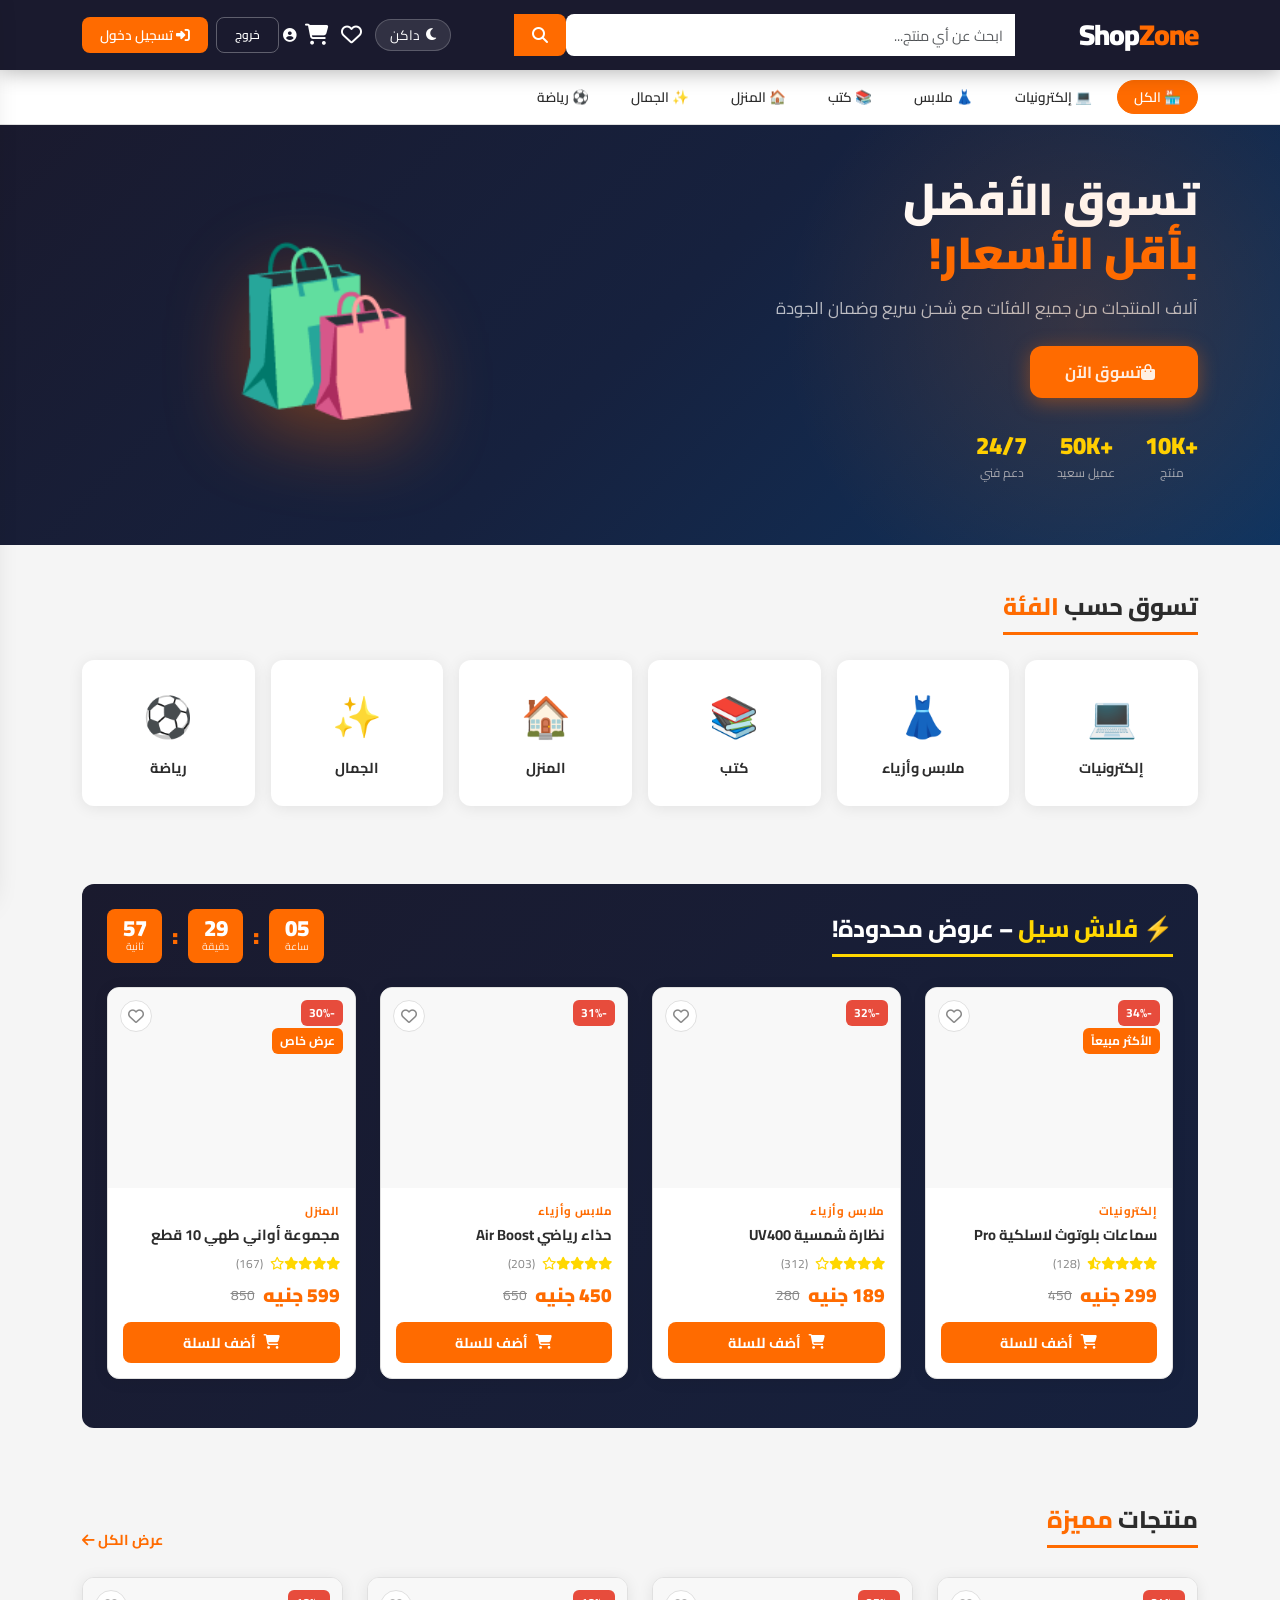
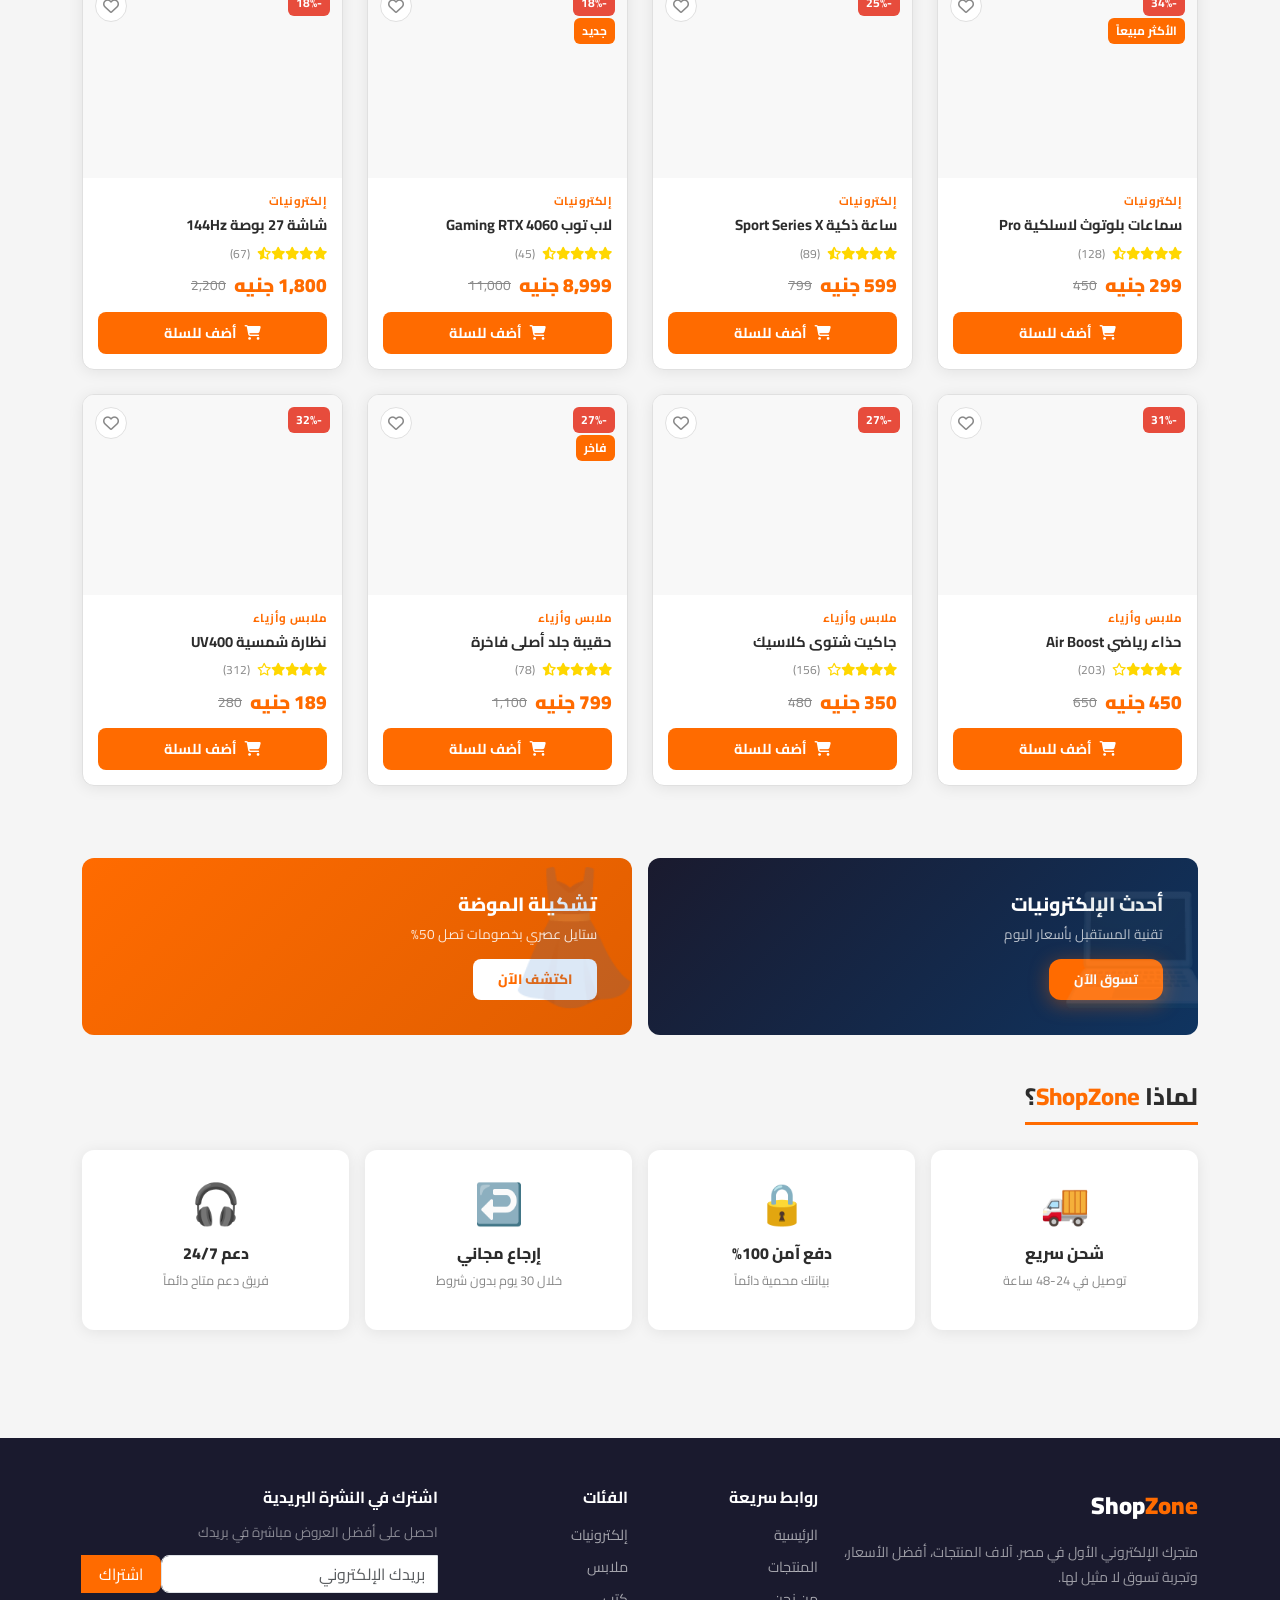
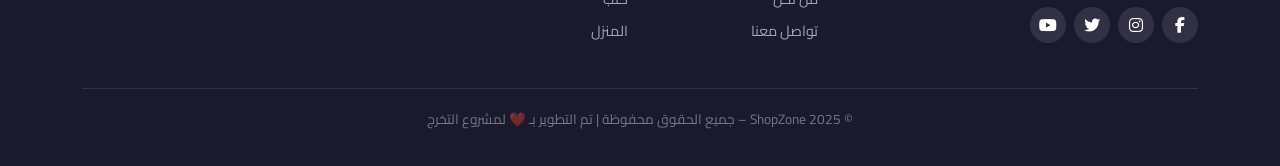
<file: shopzone_code/shopzone/index.html>
<!DOCTYPE html>
<html lang="ar" dir="rtl">
<head>
  <meta charset="UTF-8">
  <meta name="viewport" content="width=device-width, initial-scale=1.0">
  <title>ShopZone – تسوق بلا حدود</title>
  <link rel="stylesheet" href="https://cdnjs.cloudflare.com/ajax/libs/bootstrap/5.3.2/css/bootstrap.min.css">
  <link rel="stylesheet" href="https://cdnjs.cloudflare.com/ajax/libs/font-awesome/6.5.0/css/all.min.css">
  <link rel="stylesheet" href="css/style.css">
</head>
<body>

<!-- NAVBAR -->
<nav class="navbar-shopzone">
  <div class="container h-100 d-flex align-items-center justify-content-between gap-2">
    <a href="index.html" class="logo">Shop<span>Zone</span></a>

    <div class="search-box d-none d-md-flex w-100">
      <div class="input-group">
        <input type="text" class="form-control search-input" placeholder="ابحث عن أي منتج...">
        <button class="btn-search"><i class="fas fa-search"></i></button>
      </div>
    </div>

    <div class="d-flex align-items-center gap-2">
      <button class="dark-toggle" onclick="toggleDark()"><i class="fas fa-moon"></i> داكن</button>

      <div class="navbar-icons d-flex gap-2">
        <a href="pages/wishlist.html" title="المفضلة"><i class="far fa-heart"></i></a>
        <a href="#" onclick="openCart()" title="السلة" style="position:relative">
          <i class="fas fa-shopping-cart"></i>
          <span class="cart-badge cart-count" style="display:none">0</span>
        </a>
      </div>

      <div id="userMenu" style="display:none" class="d-flex align-items-center gap-1">
        <span class="text-white" style="font-size:0.85rem"><i class="fas fa-user-circle"></i> <span class="user-name"></span></span>
        <button class="nav-btn" style="background:transparent;border:1px solid rgba(255,255,255,0.3);font-size:0.75rem" onclick="logout()">خروج</button>
      </div>
      <a href="pages/login.html" id="authBtn">
        <button class="nav-btn"><i class="fas fa-sign-in-alt"></i> تسجيل دخول</button>
      </a>

      <button class="mobile-menu-btn" onclick="toggleMobileMenu()"><i class="fas fa-bars"></i></button>
    </div>
  </div>
</nav>

<!-- MOBILE MENU -->
<div class="mobile-menu" id="mobileMenu">
  <div class="container">
    <div class="search-box mb-3">
      <div class="input-group">
        <input type="text" class="form-control search-input" placeholder="ابحث عن أي منتج...">
        <button class="btn-search"><i class="fas fa-search"></i></button>
      </div>
    </div>
    <div class="d-flex flex-wrap gap-2">
      <a href="pages/products.html" class="btn btn-sm btn-outline-secondary text-white border-secondary">جميع المنتجات</a>
      <a href="pages/about.html" class="btn btn-sm btn-outline-secondary text-white border-secondary">من نحن</a>
      <a href="pages/contact.html" class="btn btn-sm btn-outline-secondary text-white border-secondary">تواصل معنا</a>
    </div>
  </div>
</div>

<!-- CATEGORIES BAR -->
<div class="cat-bar">
  <div class="container d-flex gap-2">
    <span class="cat-item active" onclick="filterCatBar(this, 'الكل')">🏪 الكل</span>
    <span class="cat-item" onclick="filterCatBar(this, 'إلكترونيات')">💻 إلكترونيات</span>
    <span class="cat-item" onclick="filterCatBar(this, 'ملابس وأزياء')">👗 ملابس</span>
    <span class="cat-item" onclick="filterCatBar(this, 'كتب')">📚 كتب</span>
    <span class="cat-item" onclick="filterCatBar(this, 'المنزل')">🏠 المنزل</span>
    <span class="cat-item" onclick="filterCatBar(this, 'الجمال')">✨ الجمال</span>
    <span class="cat-item" onclick="filterCatBar(this, 'رياضة')">⚽ رياضة</span>
  </div>
</div>

<!-- HERO BANNER -->
<section class="hero-banner">
  <div class="container h-100 d-flex align-items-center py-5">
    <div class="row w-100 align-items-center">
      <div class="col-md-7 hero-text">
        <h1>تسوق الأفضل<br><span>بأقل الأسعار!</span></h1>
        <p>آلاف المنتجات من جميع الفئات مع شحن سريع وضمان الجودة</p>
        <a href="pages/products.html"><button class="btn-hero"><i class="fas fa-shopping-bag me-2"></i>تسوق الآن</button></a>
        <div class="hero-stats">
          <div class="stat"><div class="num">+10K</div><div class="lbl">منتج</div></div>
          <div class="stat"><div class="num">+50K</div><div class="lbl">عميل سعيد</div></div>
          <div class="stat"><div class="num">24/7</div><div class="lbl">دعم فني</div></div>
        </div>
      </div>
      <div class="col-md-5 text-center d-none d-md-block">
        <div style="font-size: 10rem; filter: drop-shadow(0 20px 40px rgba(255,107,0,0.4));">🛍️</div>
      </div>
    </div>
  </div>
</section>

<!-- CATEGORIES SECTION -->
<section class="py-5">
  <div class="container">
    <h2 class="section-title">تسوق حسب <span>الفئة</span></h2>
    <div class="row g-3" id="categoriesGrid">
      <div class="col-4 col-md-2"><div class="cat-card" onclick="location.href='pages/products.html?cat=إلكترونيات'"><span class="cat-icon">💻</span><div class="cat-name">إلكترونيات</div></div></div>
      <div class="col-4 col-md-2"><div class="cat-card" onclick="location.href='pages/products.html?cat=ملابس وأزياء'"><span class="cat-icon">👗</span><div class="cat-name">ملابس وأزياء</div></div></div>
      <div class="col-4 col-md-2"><div class="cat-card" onclick="location.href='pages/products.html?cat=كتب'"><span class="cat-icon">📚</span><div class="cat-name">كتب</div></div></div>
      <div class="col-4 col-md-2"><div class="cat-card" onclick="location.href='pages/products.html?cat=المنزل'"><span class="cat-icon">🏠</span><div class="cat-name">المنزل</div></div></div>
      <div class="col-4 col-md-2"><div class="cat-card" onclick="location.href='pages/products.html?cat=الجمال'"><span class="cat-icon">✨</span><div class="cat-name">الجمال</div></div></div>
      <div class="col-4 col-md-2"><div class="cat-card" onclick="location.href='pages/products.html?cat=رياضة'"><span class="cat-icon">⚽</span><div class="cat-name">رياضة</div></div></div>
    </div>
  </div>
</section>

<!-- FLASH SALE -->
<section class="container pb-5">
  <div class="flash-sale-section">
    <div class="d-flex align-items-center justify-content-between flex-wrap gap-3 mb-4">
      <div>
        <h2 class="section-title mb-0">⚡ <span>فلاش سيل</span> – عروض محدودة!</h2>
      </div>
      <div class="countdown">
        <div class="time-box"><div class="num" id="cd-hours">05</div><div class="lbl">ساعة</div></div>
        <div class="sep">:</div>
        <div class="time-box"><div class="num" id="cd-mins">30</div><div class="lbl">دقيقة</div></div>
        <div class="sep">:</div>
        <div class="time-box"><div class="num" id="cd-secs">00</div><div class="lbl">ثانية</div></div>
      </div>
    </div>
    <div class="row" id="flashSaleProducts"></div>
  </div>
</section>

<!-- FEATURED PRODUCTS -->
<section class="container pb-5">
  <div class="d-flex align-items-center justify-content-between mb-1">
    <h2 class="section-title">منتجات <span>مميزة</span></h2>
    <a href="pages/products.html" class="text-decoration-none" style="color:var(--primary);font-weight:700;font-size:0.9rem">عرض الكل <i class="fas fa-arrow-left"></i></a>
  </div>
  <div class="row" id="featuredProducts"></div>
</section>

<!-- BANNER AD -->
<section class="container pb-5">
  <div class="row g-3">
    <div class="col-md-6">
      <div style="background:linear-gradient(135deg,#1a1a2e,#0f3460);border-radius:var(--radius);padding:35px;color:white;position:relative;overflow:hidden;min-height:160px">
        <div style="position:absolute;right:-20px;top:-20px;font-size:8rem;opacity:0.1">💻</div>
        <h5 style="font-weight:800;font-size:1.2rem">أحدث الإلكترونيات</h5>
        <p style="opacity:0.7;font-size:0.85rem;margin:8px 0 15px">تقنية المستقبل بأسعار اليوم</p>
        <a href="pages/products.html?cat=إلكترونيات"><button class="btn-hero" style="padding:10px 25px;font-size:0.85rem">تسوق الآن</button></a>
      </div>
    </div>
    <div class="col-md-6">
      <div style="background:linear-gradient(135deg,#FF6B00,#e05e00);border-radius:var(--radius);padding:35px;color:white;position:relative;overflow:hidden;min-height:160px">
        <div style="position:absolute;right:-20px;top:-20px;font-size:8rem;opacity:0.15">👗</div>
        <h5 style="font-weight:800;font-size:1.2rem">تشكيلة الموضة</h5>
        <p style="opacity:0.85;font-size:0.85rem;margin:8px 0 15px">ستايل عصري بخصومات تصل 50%</p>
        <a href="pages/products.html?cat=ملابس وأزياء"><button style="background:white;color:var(--primary);border:none;padding:10px 25px;border-radius:var(--radius-sm);font-family:var(--font-main);font-weight:800;font-size:0.85rem;cursor:pointer">اكتشف الآن</button></a>
      </div>
    </div>
  </div>
</section>

<!-- WHY US -->
<section class="container pb-5">
  <h2 class="section-title">لماذا <span>ShopZone</span>؟</h2>
  <div class="row g-3">
    <div class="col-6 col-md-3">
      <div class="text-center p-4" style="background:var(--white);border-radius:var(--radius);box-shadow:var(--card-shadow)">
        <div style="font-size:2.5rem;margin-bottom:10px">🚚</div>
        <h6 style="font-weight:800">شحن سريع</h6>
        <p style="font-size:0.8rem;color:var(--text-muted)">توصيل في 24-48 ساعة</p>
      </div>
    </div>
    <div class="col-6 col-md-3">
      <div class="text-center p-4" style="background:var(--white);border-radius:var(--radius);box-shadow:var(--card-shadow)">
        <div style="font-size:2.5rem;margin-bottom:10px">🔒</div>
        <h6 style="font-weight:800">دفع آمن 100%</h6>
        <p style="font-size:0.8rem;color:var(--text-muted)">بيانتك محمية دائماً</p>
      </div>
    </div>
    <div class="col-6 col-md-3">
      <div class="text-center p-4" style="background:var(--white);border-radius:var(--radius);box-shadow:var(--card-shadow)">
        <div style="font-size:2.5rem;margin-bottom:10px">↩️</div>
        <h6 style="font-weight:800">إرجاع مجاني</h6>
        <p style="font-size:0.8rem;color:var(--text-muted)">خلال 30 يوم بدون شروط</p>
      </div>
    </div>
    <div class="col-6 col-md-3">
      <div class="text-center p-4" style="background:var(--white);border-radius:var(--radius);box-shadow:var(--card-shadow)">
        <div style="font-size:2.5rem;margin-bottom:10px">🎧</div>
        <h6 style="font-weight:800">دعم 24/7</h6>
        <p style="font-size:0.8rem;color:var(--text-muted)">فريق دعم متاح دائماً</p>
      </div>
    </div>
  </div>
</section>

<!-- FOOTER -->
<footer>
  <div class="container">
    <div class="row g-4">
      <div class="col-md-4">
        <div class="footer-brand mb-3">
          <div class="logo">Shop<span>Zone</span></div>
        </div>
        <p style="font-size:0.88rem;opacity:0.7;line-height:1.8">متجرك الإلكتروني الأول في مصر. آلاف المنتجات، أفضل الأسعار، وتجربة تسوق لا مثيل لها.</p>
        <div class="footer-social d-flex mt-3">
          <a href="#"><i class="fab fa-facebook-f"></i></a>
          <a href="#"><i class="fab fa-instagram"></i></a>
          <a href="#"><i class="fab fa-twitter"></i></a>
          <a href="#"><i class="fab fa-youtube"></i></a>
        </div>
      </div>
      <div class="col-6 col-md-2">
        <h6>روابط سريعة</h6>
        <ul>
          <li><a href="index.html">الرئيسية</a></li>
          <li><a href="pages/products.html">المنتجات</a></li>
          <li><a href="pages/about.html">من نحن</a></li>
          <li><a href="pages/contact.html">تواصل معنا</a></li>
        </ul>
      </div>
      <div class="col-6 col-md-2">
        <h6>الفئات</h6>
        <ul>
          <li><a href="pages/products.html?cat=إلكترونيات">إلكترونيات</a></li>
          <li><a href="pages/products.html?cat=ملابس وأزياء">ملابس</a></li>
          <li><a href="pages/products.html?cat=كتب">كتب</a></li>
          <li><a href="pages/products.html?cat=المنزل">المنزل</a></li>
        </ul>
      </div>
      <div class="col-md-4">
        <h6>اشترك في النشرة البريدية</h6>
        <p style="font-size:0.85rem;opacity:0.6;margin-bottom:12px">احصل على أفضل العروض مباشرة في بريدك</p>
        <div class="input-group">
          <input type="email" class="form-control" placeholder="بريدك الإلكتروني" style="border-radius:8px 0 0 8px!important;font-family:var(--font-main)">
          <button style="background:var(--primary);color:white;border:none;padding:0 18px;border-radius:0 8px 8px 0;font-family:var(--font-main);cursor:pointer" onclick="showToast('✅ تم الاشتراك بنجاح!','success')">اشتراك</button>
        </div>
      </div>
    </div>
    <div class="footer-bottom">
      <p>© 2025 ShopZone – جميع الحقوق محفوظة | تم التطوير بـ ❤️ لمشروع التخرج</p>
    </div>
  </div>
</footer>

<!-- CART SIDEBAR -->
<div class="cart-overlay" id="cartOverlay"></div>
<div class="cart-sidebar" id="cartSidebar">
  <div class="cart-header">
    <h5><i class="fas fa-shopping-cart me-2"></i>سلة التسوق <span class="cart-count">(0)</span></h5>
    <button class="cart-close" onclick="closeCart()">×</button>
  </div>
  <div class="cart-items" id="cartItems"></div>
  <div class="cart-footer">
    <div class="cart-total">
      <span class="label">الإجمالي:</span>
      <span class="amount" id="cartTotal">0 جنيه</span>
    </div>
    <button class="btn-checkout" onclick="location.href='pages/checkout.html';closeCart()">
      <i class="fas fa-credit-card me-2"></i>إتمام الشراء
    </button>
    <button class="w-100 mt-2" style="background:transparent;border:1px solid var(--border);border-radius:var(--radius);padding:10px;font-family:var(--font-main);cursor:pointer;color:var(--text)" onclick="closeCart()">
      مواصلة التسوق
    </button>
  </div>
</div>

<!-- SCROLL TOP -->
<button id="scrollTop"><i class="fas fa-arrow-up"></i></button>

<script src="https://cdnjs.cloudflare.com/ajax/libs/bootstrap/5.3.2/js/bootstrap.bundle.min.js"></script>
<script src="js/main.js"></script>
<script>
  // Render flash sale (4 products with best discounts)
  const flashProds = [...products].sort((a,b) => b.discount - a.discount).slice(0, 4);
  document.getElementById('flashSaleProducts').innerHTML = flashProds.map(renderProductCard).join('');

  // Render featured (8 products)
  document.getElementById('featuredProducts').innerHTML = products.slice(0, 8).map(renderProductCard).join('');

  // Start countdown (5 hours from now)
  startCountdown(Date.now() + 5 * 3600000 + 30 * 60000);

  // Category bar filter
  function filterCatBar(el, cat) {
    document.querySelectorAll('.cat-bar .cat-item').forEach(e => e.classList.remove('active'));
    el.classList.add('active');
    const filtered = cat === 'الكل' ? products : products.filter(p => p.category === cat);
    document.getElementById('featuredProducts').innerHTML = filtered.slice(0, 8).map(renderProductCard).join('');
  }
</script>
</body>
</html>
</file>
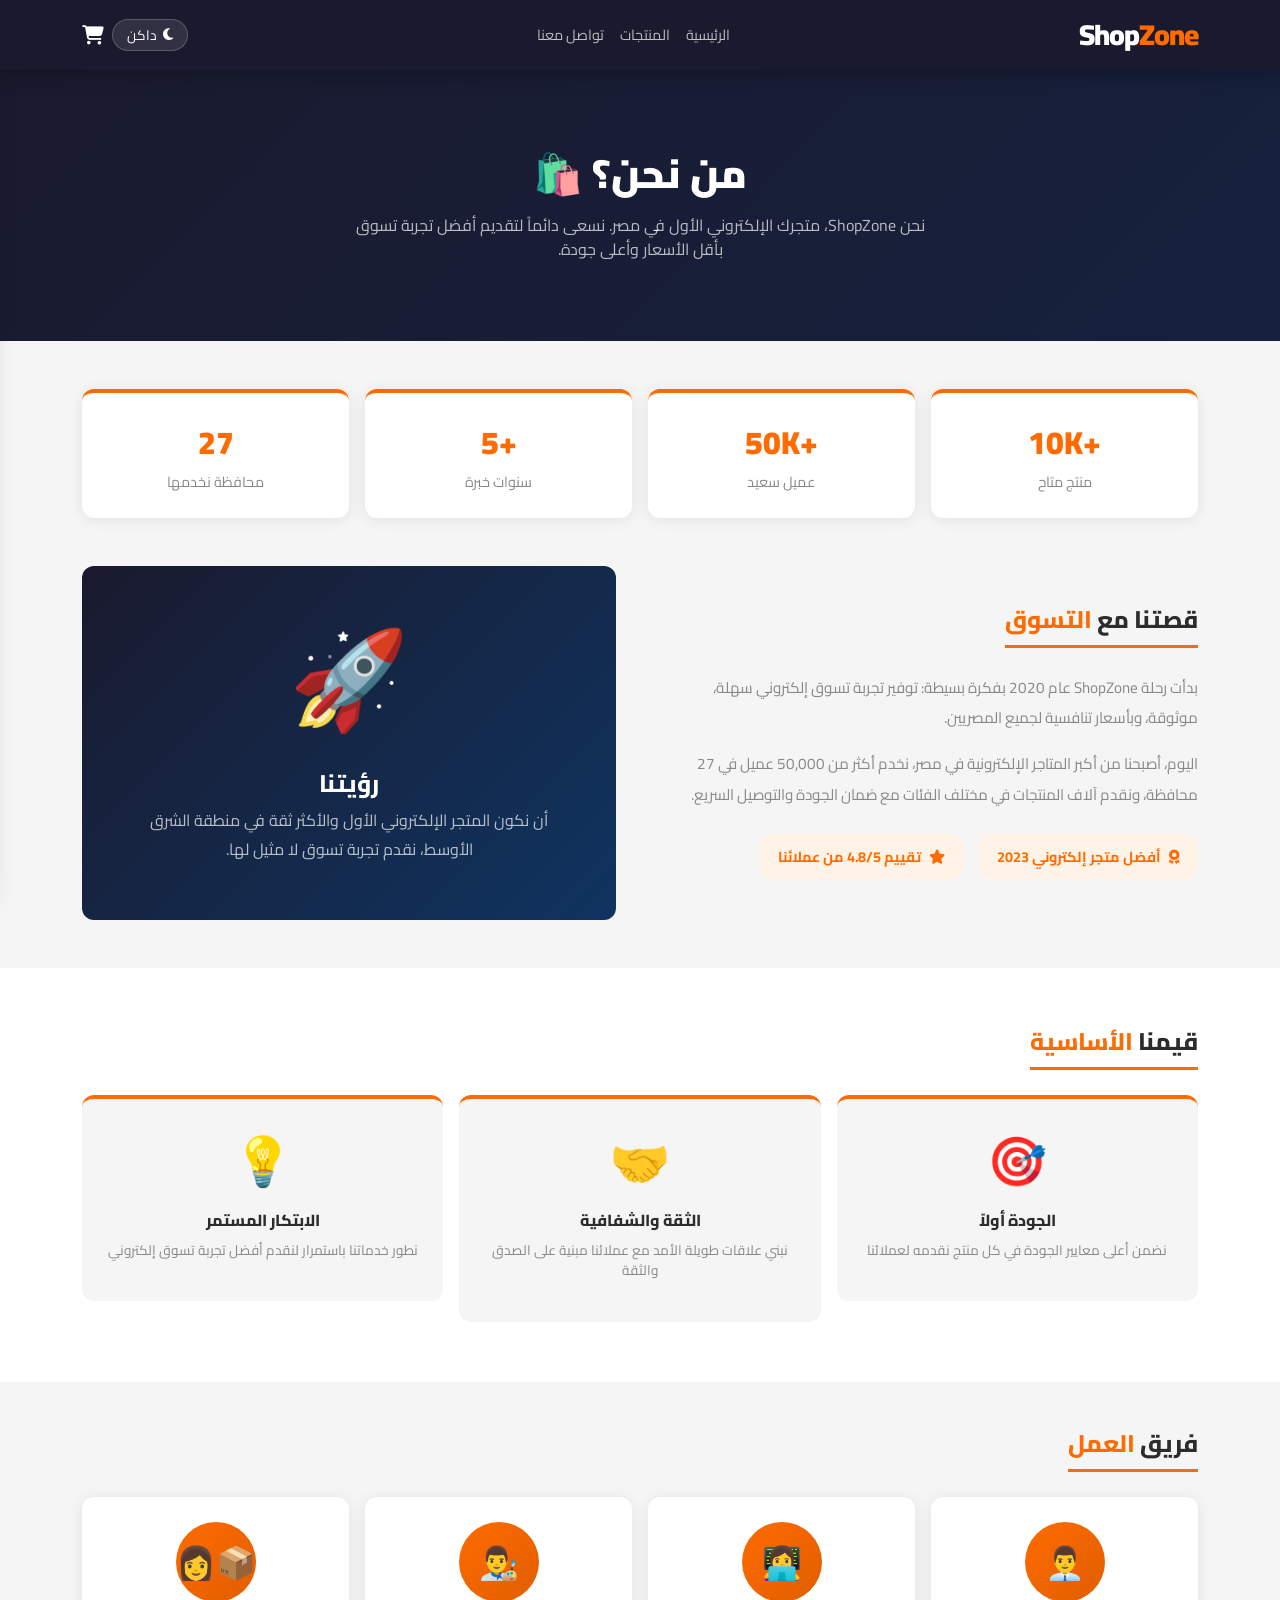
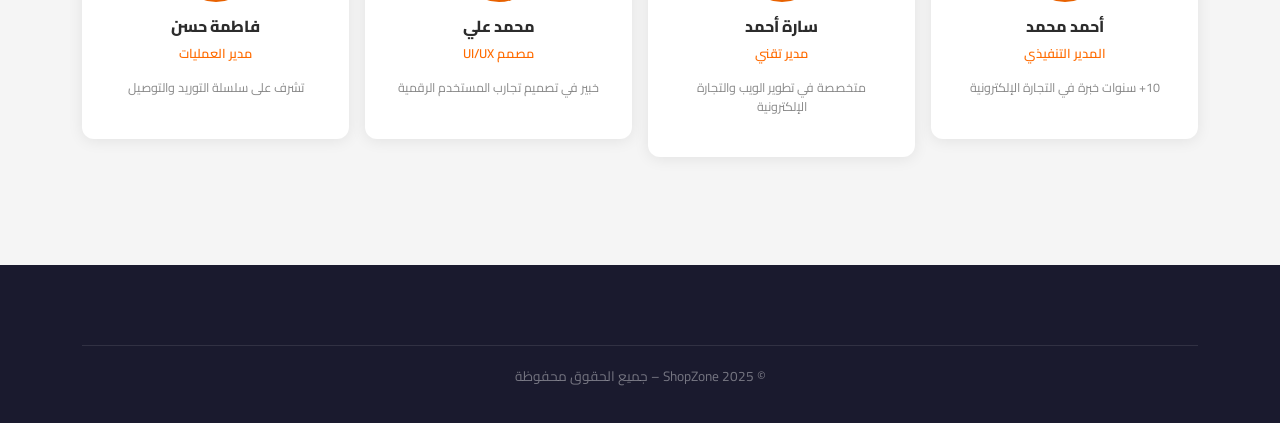
<file: shopzone_code/shopzone/pages/about.html>
<!DOCTYPE html>
<html lang="ar" dir="rtl">
<head>
  <meta charset="UTF-8">
  <meta name="viewport" content="width=device-width, initial-scale=1.0">
  <title>من نحن – ShopZone</title>
  <link rel="stylesheet" href="https://cdnjs.cloudflare.com/ajax/libs/bootstrap/5.3.2/css/bootstrap.min.css">
  <link rel="stylesheet" href="https://cdnjs.cloudflare.com/ajax/libs/font-awesome/6.5.0/css/all.min.css">
  <link rel="stylesheet" href="../css/style.css">
</head>
<body>

<nav class="navbar-shopzone">
  <div class="container h-100 d-flex align-items-center justify-content-between gap-2">
    <a href="../index.html" class="logo">Shop<span>Zone</span></a>
    <div class="d-flex align-items-center gap-3">
      <a href="../index.html" style="color:rgba(255,255,255,0.7);font-size:0.9rem">الرئيسية</a>
      <a href="products.html" style="color:rgba(255,255,255,0.7);font-size:0.9rem">المنتجات</a>
      <a href="contact.html" style="color:rgba(255,255,255,0.7);font-size:0.9rem">تواصل معنا</a>
    </div>
    <div class="d-flex align-items-center gap-2">
      <button class="dark-toggle" onclick="toggleDark()"><i class="fas fa-moon"></i></button>
      <a href="#" onclick="openCart()" style="color:white;position:relative;font-size:1.2rem">
        <i class="fas fa-shopping-cart"></i>
        <span class="cart-badge cart-count" style="display:none">0</span>
      </a>
    </div>
  </div>
</nav>

<!-- HERO -->
<div class="about-hero">
  <div class="container">
    <h1>من نحن؟ 🛍️</h1>
    <p>نحن ShopZone، متجرك الإلكتروني الأول في مصر. نسعى دائماً لتقديم أفضل تجربة تسوق بأقل الأسعار وأعلى جودة.</p>
  </div>
</div>

<!-- STATS -->
<div class="container py-5">
  <div class="row g-3">
    <div class="col-6 col-md-3"><div class="stat-box"><div class="num">+10K</div><div class="label">منتج متاح</div></div></div>
    <div class="col-6 col-md-3"><div class="stat-box"><div class="num">+50K</div><div class="label">عميل سعيد</div></div></div>
    <div class="col-6 col-md-3"><div class="stat-box"><div class="num">+5</div><div class="label">سنوات خبرة</div></div></div>
    <div class="col-6 col-md-3"><div class="stat-box"><div class="num">27</div><div class="label">محافظة نخدمها</div></div></div>
  </div>
</div>

<!-- STORY -->
<div class="container pb-5">
  <div class="row align-items-center g-5">
    <div class="col-md-6">
      <h2 class="section-title">قصتنا مع <span>التسوق</span></h2>
      <p style="line-height:2;color:var(--text-muted);font-size:0.95rem">
        بدأت رحلة ShopZone عام 2020 بفكرة بسيطة: توفير تجربة تسوق إلكتروني سهلة، موثوقة، وبأسعار تنافسية لجميع المصريين.
      </p>
      <p style="line-height:2;color:var(--text-muted);font-size:0.95rem;margin-top:15px">
        اليوم، أصبحنا من أكبر المتاجر الإلكترونية في مصر، نخدم أكثر من 50,000 عميل في 27 محافظة، ونقدم آلاف المنتجات في مختلف الفئات مع ضمان الجودة والتوصيل السريع.
      </p>
      <div class="d-flex gap-3 mt-4 flex-wrap">
        <div style="display:flex;align-items:center;gap:8px;background:var(--primary-light);padding:12px 18px;border-radius:var(--radius);color:var(--primary);font-weight:700;font-size:0.9rem">
          <i class="fas fa-award"></i> أفضل متجر إلكتروني 2023
        </div>
        <div style="display:flex;align-items:center;gap:8px;background:var(--primary-light);padding:12px 18px;border-radius:var(--radius);color:var(--primary);font-weight:700;font-size:0.9rem">
          <i class="fas fa-star"></i> تقييم 4.8/5 من عملائنا
        </div>
      </div>
    </div>
    <div class="col-md-6">
      <div style="background:linear-gradient(135deg,var(--secondary),#0f3460);border-radius:var(--radius);padding:40px;color:white;text-align:center">
        <div style="font-size:6rem;margin-bottom:20px">🚀</div>
        <h4 style="font-weight:800">رؤيتنا</h4>
        <p style="opacity:0.7;line-height:1.8">أن نكون المتجر الإلكتروني الأول والأكثر ثقة في منطقة الشرق الأوسط، نقدم تجربة تسوق لا مثيل لها.</p>
      </div>
    </div>
  </div>
</div>

<!-- VALUES -->
<div style="background:var(--white);padding:60px 0;">
  <div class="container">
    <h2 class="section-title">قيمنا <span>الأساسية</span></h2>
    <div class="row g-3">
      <div class="col-md-4">
        <div style="background:var(--bg);border-radius:var(--radius);padding:25px;text-align:center;border-top:4px solid var(--primary)">
          <div style="font-size:3rem;margin-bottom:15px">🎯</div>
          <h6 style="font-weight:800;margin-bottom:10px">الجودة أولاً</h6>
          <p style="font-size:0.85rem;color:var(--text-muted)">نضمن أعلى معايير الجودة في كل منتج نقدمه لعملائنا</p>
        </div>
      </div>
      <div class="col-md-4">
        <div style="background:var(--bg);border-radius:var(--radius);padding:25px;text-align:center;border-top:4px solid var(--primary)">
          <div style="font-size:3rem;margin-bottom:15px">🤝</div>
          <h6 style="font-weight:800;margin-bottom:10px">الثقة والشفافية</h6>
          <p style="font-size:0.85rem;color:var(--text-muted)">نبني علاقات طويلة الأمد مع عملائنا مبنية على الصدق والثقة</p>
        </div>
      </div>
      <div class="col-md-4">
        <div style="background:var(--bg);border-radius:var(--radius);padding:25px;text-align:center;border-top:4px solid var(--primary)">
          <div style="font-size:3rem;margin-bottom:15px">💡</div>
          <h6 style="font-weight:800;margin-bottom:10px">الابتكار المستمر</h6>
          <p style="font-size:0.85rem;color:var(--text-muted)">نطور خدماتنا باستمرار لنقدم أفضل تجربة تسوق إلكتروني</p>
        </div>
      </div>
    </div>
  </div>
</div>

<!-- TEAM -->
<div class="container py-5">
  <h2 class="section-title">فريق <span>العمل</span></h2>
  <div class="row g-3">
    <div class="col-6 col-md-3">
      <div class="team-card">
        <div class="avatar">👨‍💼</div>
        <h6 style="font-weight:800">أحمد محمد</h6>
        <p style="font-size:0.8rem;color:var(--primary);font-weight:600">المدير التنفيذي</p>
        <p style="font-size:0.78rem;color:var(--text-muted)">10+ سنوات خبرة في التجارة الإلكترونية</p>
      </div>
    </div>
    <div class="col-6 col-md-3">
      <div class="team-card">
        <div class="avatar">👩‍💻</div>
        <h6 style="font-weight:800">سارة أحمد</h6>
        <p style="font-size:0.8rem;color:var(--primary);font-weight:600">مدير تقني</p>
        <p style="font-size:0.78rem;color:var(--text-muted)">متخصصة في تطوير الويب والتجارة الإلكترونية</p>
      </div>
    </div>
    <div class="col-6 col-md-3">
      <div class="team-card">
        <div class="avatar">👨‍🎨</div>
        <h6 style="font-weight:800">محمد علي</h6>
        <p style="font-size:0.8rem;color:var(--primary);font-weight:600">مصمم UI/UX</p>
        <p style="font-size:0.78rem;color:var(--text-muted)">خبير في تصميم تجارب المستخدم الرقمية</p>
      </div>
    </div>
    <div class="col-6 col-md-3">
      <div class="team-card">
        <div class="avatar">👩‍📦</div>
        <h6 style="font-weight:800">فاطمة حسن</h6>
        <p style="font-size:0.8rem;color:var(--primary);font-weight:600">مدير العمليات</p>
        <p style="font-size:0.78rem;color:var(--text-muted)">تشرف على سلسلة التوريد والتوصيل</p>
      </div>
    </div>
  </div>
</div>

<footer>
  <div class="container">
    <div class="footer-bottom">
      <p>© 2025 ShopZone – جميع الحقوق محفوظة</p>
    </div>
  </div>
</footer>

<div class="cart-overlay" id="cartOverlay"></div>
<div class="cart-sidebar" id="cartSidebar">
  <div class="cart-header"><h5><i class="fas fa-shopping-cart me-2"></i>سلة التسوق</h5><button class="cart-close" onclick="closeCart()">×</button></div>
  <div class="cart-items" id="cartItems"></div>
  <div class="cart-footer">
    <div class="cart-total"><span class="label">الإجمالي:</span><span class="amount" id="cartTotal">0 جنيه</span></div>
    <button class="btn-checkout" onclick="location.href='checkout.html';closeCart()"><i class="fas fa-credit-card me-2"></i>إتمام الشراء</button>
  </div>
</div>

<button id="scrollTop"><i class="fas fa-arrow-up"></i></button>

<script src="https://cdnjs.cloudflare.com/ajax/libs/bootstrap/5.3.2/js/bootstrap.bundle.min.js"></script>
<script src="../js/main.js"></script>
</body>
</html>
</file>
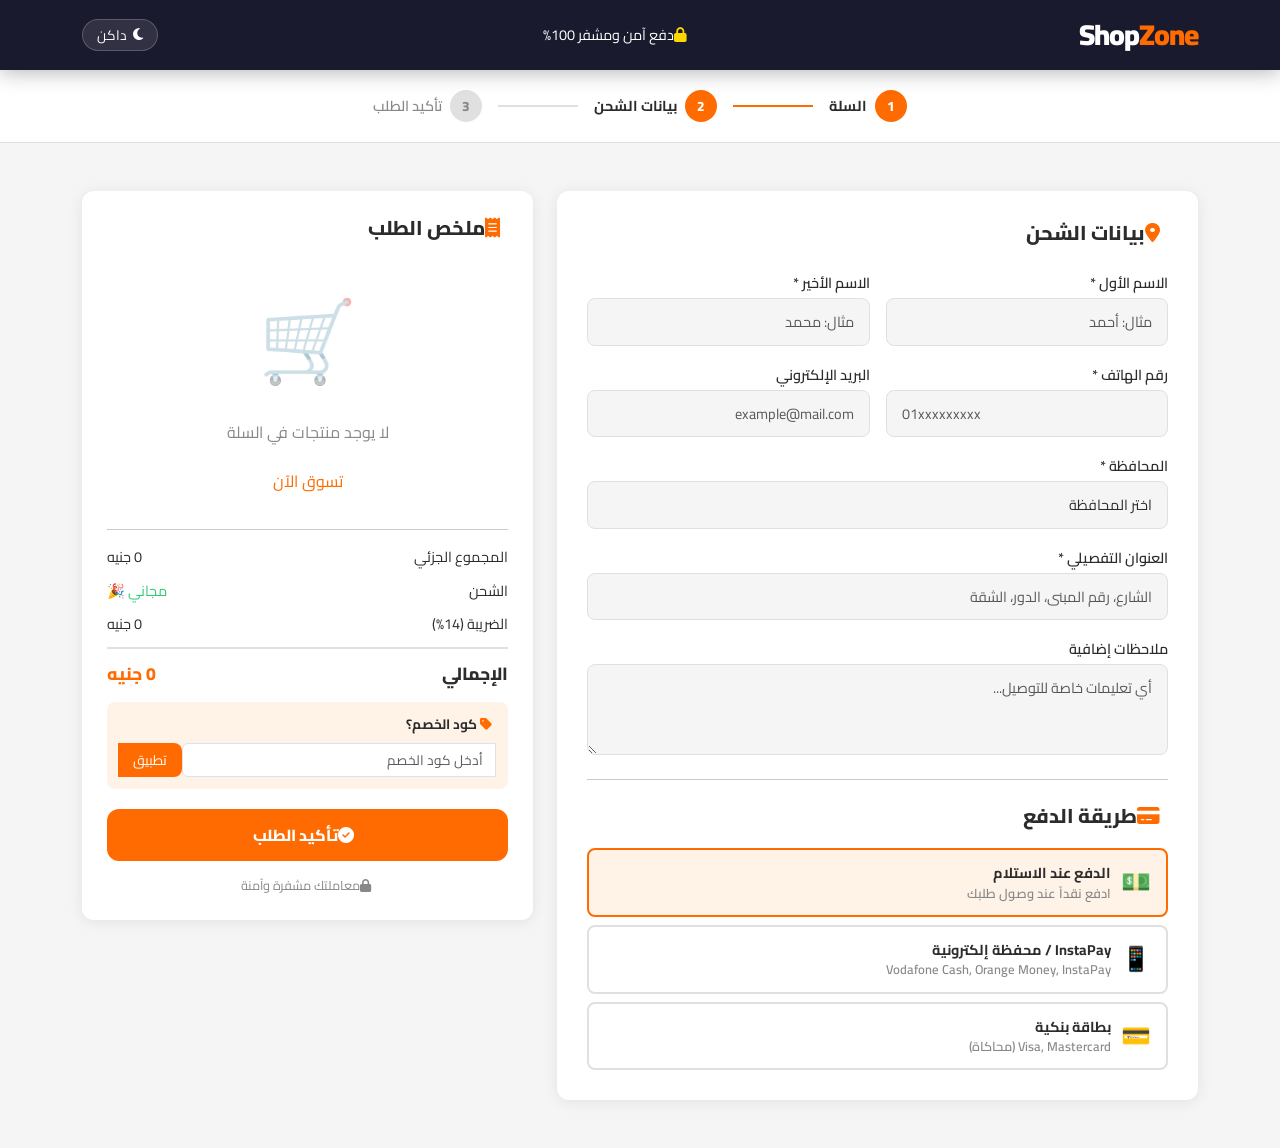
<file: shopzone_code/shopzone/pages/checkout.html>
<!DOCTYPE html>
<html lang="ar" dir="rtl">
<head>
  <meta charset="UTF-8">
  <meta name="viewport" content="width=device-width, initial-scale=1.0">
  <title>إتمام الشراء – ShopZone</title>
  <link rel="stylesheet" href="https://cdnjs.cloudflare.com/ajax/libs/bootstrap/5.3.2/css/bootstrap.min.css">
  <link rel="stylesheet" href="https://cdnjs.cloudflare.com/ajax/libs/font-awesome/6.5.0/css/all.min.css">
  <link rel="stylesheet" href="../css/style.css">
</head>
<body>

<nav class="navbar-shopzone">
  <div class="container h-100 d-flex align-items-center justify-content-between">
    <a href="../index.html" class="logo">Shop<span>Zone</span></a>
    <div style="color:white;font-size:0.9rem"><i class="fas fa-lock me-2" style="color:var(--accent)"></i>دفع آمن ومشفر 100%</div>
    <button class="dark-toggle" onclick="toggleDark()"><i class="fas fa-moon"></i></button>
  </div>
</nav>

<!-- Checkout Steps -->
<div style="background:var(--white);border-bottom:1px solid var(--border);padding:20px 0;">
  <div class="container">
    <div class="d-flex justify-content-center align-items-center gap-3 flex-wrap">
      <div class="d-flex align-items-center gap-2">
        <div style="width:32px;height:32px;background:var(--primary);border-radius:50%;display:flex;align-items:center;justify-content:center;color:white;font-size:0.85rem;font-weight:800">1</div>
        <span style="font-weight:700;font-size:0.9rem">السلة</span>
      </div>
      <div style="flex:1;max-width:80px;height:2px;background:var(--primary)"></div>
      <div class="d-flex align-items-center gap-2">
        <div style="width:32px;height:32px;background:var(--primary);border-radius:50%;display:flex;align-items:center;justify-content:center;color:white;font-size:0.85rem;font-weight:800">2</div>
        <span style="font-weight:700;font-size:0.9rem">بيانات الشحن</span>
      </div>
      <div style="flex:1;max-width:80px;height:2px;background:var(--border)"></div>
      <div class="d-flex align-items-center gap-2">
        <div style="width:32px;height:32px;background:var(--border);border-radius:50%;display:flex;align-items:center;justify-content:center;color:var(--text-muted);font-size:0.85rem;font-weight:800">3</div>
        <span style="font-weight:600;font-size:0.9rem;color:var(--text-muted)">تأكيد الطلب</span>
      </div>
    </div>
  </div>
</div>

<div class="container py-5" id="checkoutPage">
  <div class="row g-4">

    <!-- CHECKOUT FORM -->
    <div class="col-lg-7">
      <div class="checkout-form">
        <h5 style="font-weight:800;margin-bottom:25px"><i class="fas fa-map-marker-alt me-2" style="color:var(--primary)"></i>بيانات الشحن</h5>

        <div class="row g-3">
          <div class="col-md-6">
            <label>الاسم الأول *</label>
            <div class="input-group mt-1">
              <input type="text" class="form-control" id="firstName" placeholder="مثال: أحمد" required>
            </div>
          </div>
          <div class="col-md-6">
            <label>الاسم الأخير *</label>
            <div class="input-group mt-1">
              <input type="text" class="form-control" id="lastName" placeholder="مثال: محمد">
            </div>
          </div>
          <div class="col-md-6">
            <label>رقم الهاتف *</label>
            <input type="tel" class="form-control mt-1" id="phone" placeholder="01xxxxxxxxx">
          </div>
          <div class="col-md-6">
            <label>البريد الإلكتروني</label>
            <input type="email" class="form-control mt-1" id="email" placeholder="example@mail.com">
          </div>
          <div class="col-12">
            <label>المحافظة *</label>
            <select class="form-select mt-1" id="city">
              <option value="">اختر المحافظة</option>
              <option>القاهرة</option><option>الجيزة</option><option>الإسكندرية</option>
              <option>المنصورة</option><option>طنطا</option><option>أسيوط</option>
              <option>سوهاج</option><option>الأقصر</option><option>أسوان</option>
              <option>الفيوم</option><option>بني سويف</option><option>المنيا</option>
              <option>دمياط</option><option>بورسعيد</option><option>السويس</option>
            </select>
          </div>
          <div class="col-12">
            <label>العنوان التفصيلي *</label>
            <input type="text" class="form-control mt-1" id="address" placeholder="الشارع، رقم المبنى، الدور، الشقة">
          </div>
          <div class="col-12">
            <label>ملاحظات إضافية</label>
            <textarea class="form-control mt-1" id="notes" rows="3" placeholder="أي تعليمات خاصة للتوصيل..."></textarea>
          </div>
        </div>

        <hr class="my-4">

        <h5 style="font-weight:800;margin-bottom:20px"><i class="fas fa-credit-card me-2" style="color:var(--primary)"></i>طريقة الدفع</h5>

        <div class="payment-methods d-flex flex-column gap-2">
          <div>
            <input type="radio" name="payment" id="cod" value="cod" checked style="display:none">
            <label for="cod" style="cursor:pointer">
              <span style="font-size:1.5rem">💵</span>
              <div>
                <div style="font-weight:700;font-size:0.9rem">الدفع عند الاستلام</div>
                <div style="font-size:0.8rem;color:var(--text-muted)">ادفع نقداً عند وصول طلبك</div>
              </div>
            </label>
          </div>
          <div>
            <input type="radio" name="payment" id="instapay" value="instapay" style="display:none">
            <label for="instapay" style="cursor:pointer">
              <span style="font-size:1.5rem">📱</span>
              <div>
                <div style="font-weight:700;font-size:0.9rem">InstaPay / محفظة إلكترونية</div>
                <div style="font-size:0.8rem;color:var(--text-muted)">Vodafone Cash, Orange Money, InstaPay</div>
              </div>
            </label>
          </div>
          <div>
            <input type="radio" name="payment" id="card" value="card" style="display:none">
            <label for="card" style="cursor:pointer">
              <span style="font-size:1.5rem">💳</span>
              <div>
                <div style="font-weight:700;font-size:0.9rem">بطاقة بنكية</div>
                <div style="font-size:0.8rem;color:var(--text-muted)">Visa, Mastercard (محاكاة)</div>
              </div>
            </label>
          </div>
        </div>
      </div>
    </div>

    <!-- ORDER SUMMARY -->
    <div class="col-lg-5">
      <div class="order-summary-box">
        <h5><i class="fas fa-receipt me-2" style="color:var(--primary)"></i>ملخص الطلب</h5>
        <div id="orderItems"></div>
        <hr>
        <div class="summary-row">
          <span>المجموع الجزئي</span>
          <span id="sumSubtotal">0 جنيه</span>
        </div>
        <div class="summary-row">
          <span>الشحن</span>
          <span style="color:var(--success)">مجاني 🎉</span>
        </div>
        <div class="summary-row">
          <span>الضريبة (14%)</span>
          <span id="sumTax">0 جنيه</span>
        </div>
        <div class="summary-row total">
          <span>الإجمالي</span>
          <span class="price" id="sumTotal">0 جنيه</span>
        </div>

        <div style="background:var(--primary-light);border-radius:var(--radius-sm);padding:12px;margin:15px 0;font-size:0.85rem">
          <i class="fas fa-tag me-1" style="color:var(--primary)"></i>
          <strong>كود الخصم؟</strong>
          <div class="input-group mt-2">
            <input type="text" class="form-control" id="couponInput" placeholder="أدخل كود الخصم" style="font-size:0.85rem;background:white">
            <button onclick="applyCoupon()" style="background:var(--primary);color:white;border:none;padding:0 15px;border-radius:0 var(--radius-sm) var(--radius-sm) 0;font-family:var(--font-main);cursor:pointer;font-size:0.85rem">تطبيق</button>
          </div>
        </div>

        <button onclick="placeOrder()" class="btn-checkout" style="margin-top:5px">
          <i class="fas fa-check-circle me-2"></i>تأكيد الطلب
        </button>

        <div style="text-align:center;margin-top:15px;font-size:0.8rem;color:var(--text-muted)">
          <i class="fas fa-lock me-1"></i>معاملتك مشفرة وآمنة
        </div>
      </div>
    </div>
  </div>
</div>

<!-- SUCCESS PAGE -->
<div class="container pb-5" id="successPage" style="display:none">
  <div class="success-page">
    <div class="success-icon">✓</div>
    <h2 style="font-weight:900;margin-bottom:10px">تم تأكيد طلبك! 🎉</h2>
    <p style="color:var(--text-muted);font-size:1rem;margin-bottom:5px">رقم طلبك: <strong style="color:var(--primary)" id="orderNum">#SZ-0000</strong></p>
    <p style="color:var(--text-muted);font-size:0.9rem;margin-bottom:30px">سيتم التواصل معك خلال 24 ساعة لتأكيد التوصيل</p>

    <div class="row justify-content-center g-3" style="max-width:500px;margin:0 auto 30px">
      <div class="col-6">
        <div style="background:var(--white);border-radius:var(--radius);padding:20px;box-shadow:var(--card-shadow);text-align:center">
          <div style="font-size:1.5rem;margin-bottom:5px">📦</div>
          <div style="font-size:0.8rem;font-weight:700">جاري التجهيز</div>
        </div>
      </div>
      <div class="col-6">
        <div style="background:var(--white);border-radius:var(--radius);padding:20px;box-shadow:var(--card-shadow);text-align:center">
          <div style="font-size:1.5rem;margin-bottom:5px">🚚</div>
          <div style="font-size:0.8rem;font-weight:700">التوصيل خلال 2-3 أيام</div>
        </div>
      </div>
    </div>

    <div class="d-flex gap-3 justify-content-center flex-wrap">
      <a href="../index.html"><button style="background:var(--primary);color:white;border:none;padding:14px 35px;border-radius:var(--radius);font-family:var(--font-main);font-weight:800;font-size:1rem;cursor:pointer"><i class="fas fa-home me-2"></i>العودة للرئيسية</button></a>
      <a href="products.html"><button style="background:transparent;color:var(--primary);border:2px solid var(--primary);padding:14px 35px;border-radius:var(--radius);font-family:var(--font-main);font-weight:800;font-size:1rem;cursor:pointer">تسوق أكتر <i class="fas fa-shopping-bag me-2"></i></button></a>
    </div>
  </div>
</div>

<button id="scrollTop"><i class="fas fa-arrow-up"></i></button>

<script src="https://cdnjs.cloudflare.com/ajax/libs/bootstrap/5.3.2/js/bootstrap.bundle.min.js"></script>
<script src="../js/main.js"></script>
<script>
  function renderOrderSummary() {
    const container = document.getElementById('orderItems');
    if (cart.length === 0) {
      container.innerHTML = `<div class="empty-state" style="padding:20px"><div class="empty-icon">🛒</div><p>لا يوجد منتجات في السلة</p><a href="products.html" style="color:var(--primary)">تسوق الآن</a></div>`;
      return;
    }

    container.innerHTML = cart.map(item => `
      <div style="display:flex;gap:10px;padding:10px;border-radius:var(--radius-sm);background:var(--bg);margin-bottom:8px">
        <img src="${item.img}" style="width:55px;height:55px;object-fit:cover;border-radius:6px" onerror="this.src='https://via.placeholder.com/55'">
        <div style="flex:1">
          <div style="font-size:0.85rem;font-weight:700">${item.name}</div>
          <div style="font-size:0.8rem;color:var(--text-muted)">الكمية: ${item.qty}</div>
        </div>
        <div style="font-weight:800;color:var(--primary);font-size:0.9rem;white-space:nowrap">${(item.price * item.qty).toLocaleString()} جنيه</div>
      </div>`).join('');

    const subtotal = getCartTotal();
    const tax = Math.round(subtotal * 0.14);
    const total = subtotal + tax;

    document.getElementById('sumSubtotal').textContent = subtotal.toLocaleString() + ' جنيه';
    document.getElementById('sumTax').textContent = tax.toLocaleString() + ' جنيه';
    document.getElementById('sumTotal').textContent = total.toLocaleString() + ' جنيه';
  }

  function applyCoupon() {
    const code = document.getElementById('couponInput').value.trim().toUpperCase();
    const codes = { 'SHOPZONE10': 10, 'FIRST20': 20, 'SAVE15': 15 };
    if (codes[code]) {
      showToast(`🎉 تم تطبيق خصم ${codes[code]}%!`, 'success');
    } else {
      showToast('❌ كود الخصم غير صحيح', 'error');
    }
  }

  function placeOrder() {
    const firstName = document.getElementById('firstName').value.trim();
    const lastName = document.getElementById('lastName').value.trim();
    const phone = document.getElementById('phone').value.trim();
    const city = document.getElementById('city').value;
    const address = document.getElementById('address').value.trim();

    if (!firstName || !lastName || !phone || !city || !address) {
      showToast('⚠️ من فضلك أكمل جميع البيانات المطلوبة', 'error');
      return;
    }

    if (cart.length === 0) {
      showToast('⚠️ السلة فارغة!', 'error');
      return;
    }

    // Save order
    const orderNum = '#SZ-' + Math.floor(Math.random() * 90000 + 10000);
    const order = {
      id: orderNum,
      items: [...cart],
      customer: { firstName, lastName, phone, city, address },
      total: getCartTotal(),
      date: new Date().toLocaleDateString('ar-EG'),
      status: 'pending'
    };

    const orders = JSON.parse(localStorage.getItem('shopzone_orders') || '[]');
    orders.push(order);
    localStorage.setItem('shopzone_orders', JSON.stringify(orders));

    // Clear cart
    cart = [];
    saveCart();

    // Show success
    document.getElementById('checkoutPage').style.display = 'none';
    document.getElementById('successPage').style.display = 'block';
    document.getElementById('orderNum').textContent = orderNum;
    window.scrollTo({ top: 0, behavior: 'smooth' });
  }

  renderOrderSummary();

  // Payment methods
  document.querySelectorAll('.payment-methods input[type=radio]').forEach(radio => {
    radio.addEventListener('change', () => {
      document.querySelectorAll('.payment-methods label').forEach(lbl => {
        lbl.style.borderColor = 'var(--border)';
        lbl.style.background = 'var(--bg)';
      });
      const lbl = document.querySelector(`label[for="${radio.id}"]`);
      if (lbl) {
        lbl.style.borderColor = 'var(--primary)';
        lbl.style.background = 'var(--primary-light)';
      }
    });
  });
</script>
</body>
</html>
</file>
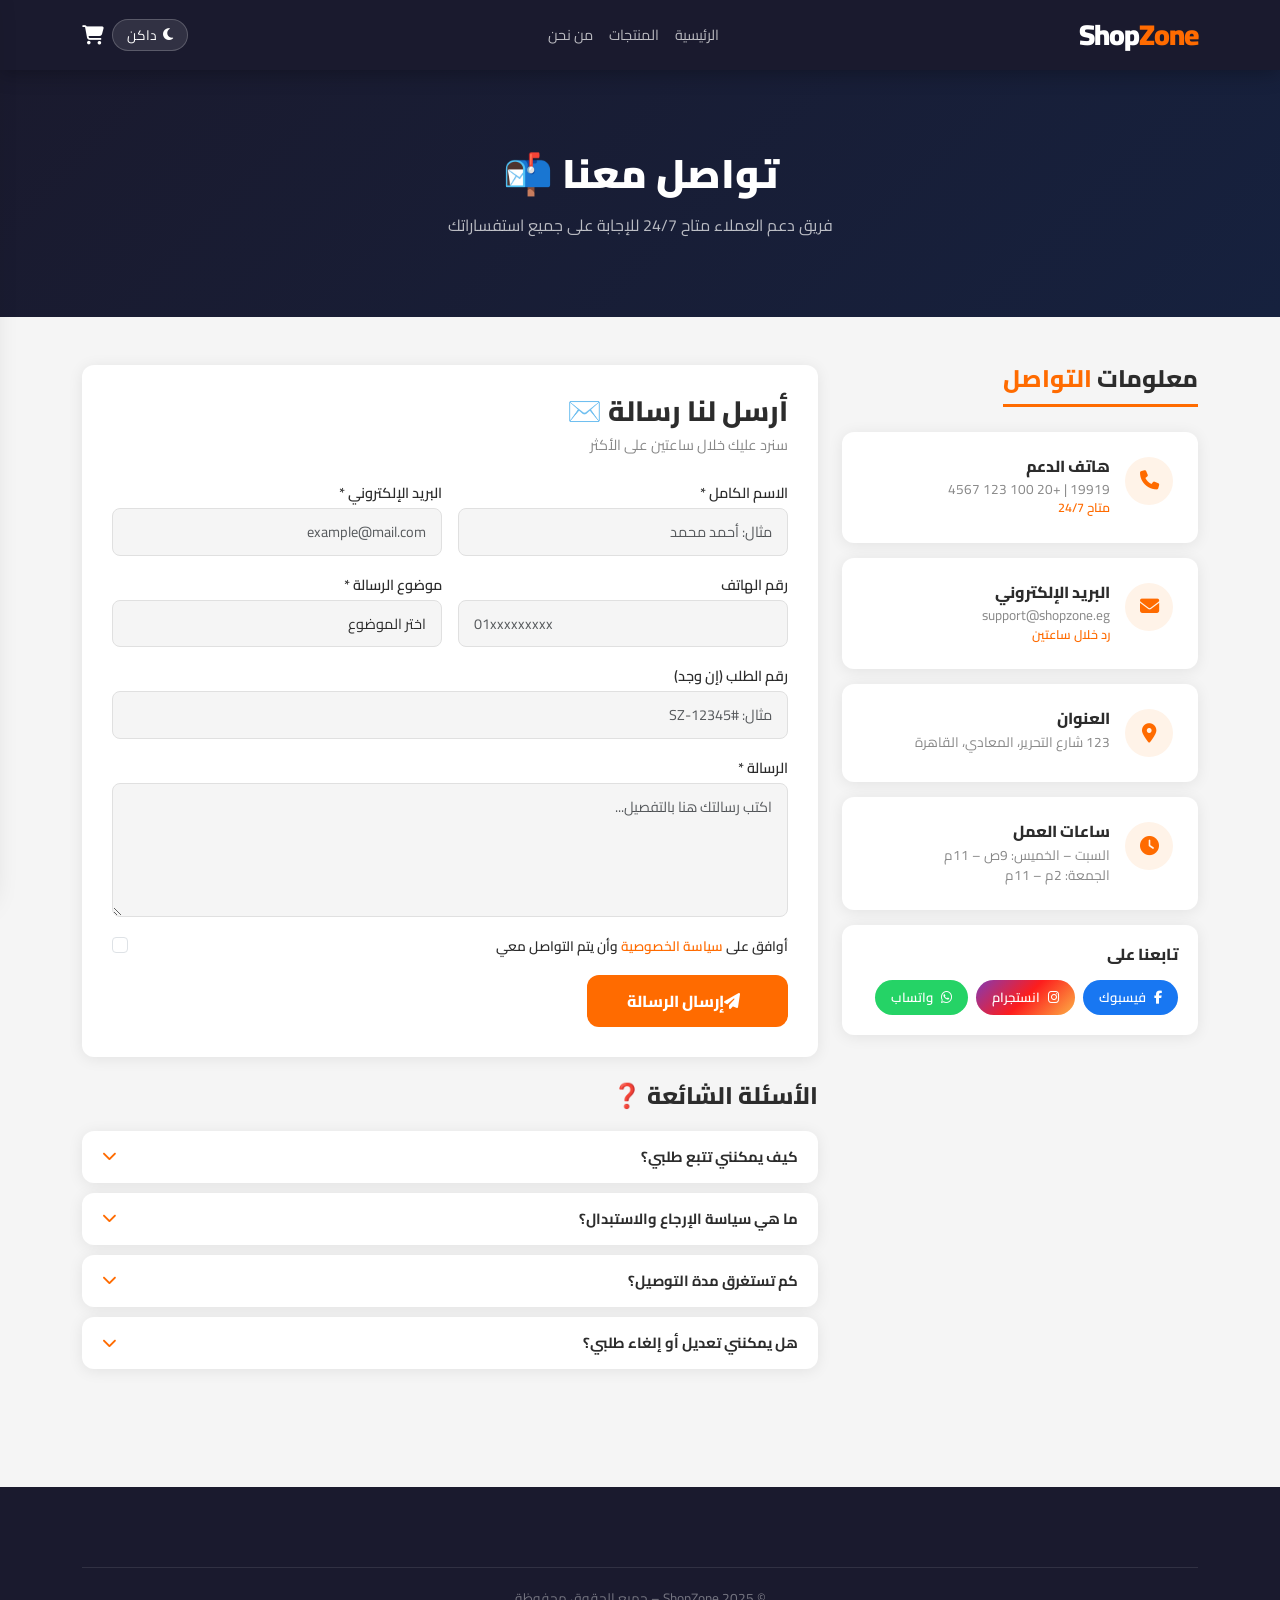
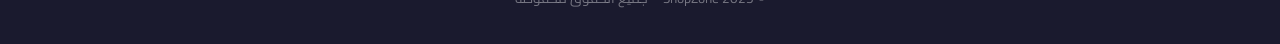
<file: shopzone_code/shopzone/pages/contact.html>
<!DOCTYPE html>
<html lang="ar" dir="rtl">
<head>
  <meta charset="UTF-8">
  <meta name="viewport" content="width=device-width, initial-scale=1.0">
  <title>تواصل معنا – ShopZone</title>
  <link rel="stylesheet" href="https://cdnjs.cloudflare.com/ajax/libs/bootstrap/5.3.2/css/bootstrap.min.css">
  <link rel="stylesheet" href="https://cdnjs.cloudflare.com/ajax/libs/font-awesome/6.5.0/css/all.min.css">
  <link rel="stylesheet" href="../css/style.css">
</head>
<body>

<nav class="navbar-shopzone">
  <div class="container h-100 d-flex align-items-center justify-content-between gap-2">
    <a href="../index.html" class="logo">Shop<span>Zone</span></a>
    <div class="d-flex align-items-center gap-3">
      <a href="../index.html" style="color:rgba(255,255,255,0.7);font-size:0.9rem">الرئيسية</a>
      <a href="products.html" style="color:rgba(255,255,255,0.7);font-size:0.9rem">المنتجات</a>
      <a href="about.html" style="color:rgba(255,255,255,0.7);font-size:0.9rem">من نحن</a>
    </div>
    <div class="d-flex align-items-center gap-2">
      <button class="dark-toggle" onclick="toggleDark()"><i class="fas fa-moon"></i></button>
      <a href="#" onclick="openCart()" style="color:white;position:relative;font-size:1.2rem">
        <i class="fas fa-shopping-cart"></i>
        <span class="cart-badge cart-count" style="display:none">0</span>
      </a>
    </div>
  </div>
</nav>

<!-- HERO -->
<div class="about-hero">
  <div class="container">
    <h1>تواصل معنا 📬</h1>
    <p>فريق دعم العملاء متاح 24/7 للإجابة على جميع استفساراتك</p>
  </div>
</div>

<div class="container py-5">
  <div class="row g-4">

    <!-- CONTACT INFO -->
    <div class="col-lg-4">
      <h3 class="section-title">معلومات <span>التواصل</span></h3>

      <div class="contact-info-box">
        <div class="icon"><i class="fas fa-phone"></i></div>
        <div>
          <h6 style="font-weight:800;margin-bottom:3px">هاتف الدعم</h6>
          <p style="font-size:0.85rem;color:var(--text-muted);margin:0">19919 | +20 100 123 4567</p>
          <p style="font-size:0.78rem;color:var(--primary);font-weight:600;margin:0">متاح 24/7</p>
        </div>
      </div>

      <div class="contact-info-box">
        <div class="icon"><i class="fas fa-envelope"></i></div>
        <div>
          <h6 style="font-weight:800;margin-bottom:3px">البريد الإلكتروني</h6>
          <p style="font-size:0.85rem;color:var(--text-muted);margin:0">support@shopzone.eg</p>
          <p style="font-size:0.78rem;color:var(--primary);font-weight:600;margin:0">رد خلال ساعتين</p>
        </div>
      </div>

      <div class="contact-info-box">
        <div class="icon"><i class="fas fa-map-marker-alt"></i></div>
        <div>
          <h6 style="font-weight:800;margin-bottom:3px">العنوان</h6>
          <p style="font-size:0.85rem;color:var(--text-muted);margin:0">123 شارع التحرير، المعادي، القاهرة</p>
        </div>
      </div>

      <div class="contact-info-box">
        <div class="icon"><i class="fas fa-clock"></i></div>
        <div>
          <h6 style="font-weight:800;margin-bottom:3px">ساعات العمل</h6>
          <p style="font-size:0.85rem;color:var(--text-muted);margin:0">السبت – الخميس: 9ص – 11م</p>
          <p style="font-size:0.85rem;color:var(--text-muted);margin:0">الجمعة: 2م – 11م</p>
        </div>
      </div>

      <!-- Social -->
      <div style="background:var(--white);border-radius:var(--radius);padding:20px;box-shadow:var(--card-shadow);margin-top:5px">
        <h6 style="font-weight:800;margin-bottom:15px">تابعنا على</h6>
        <div class="d-flex gap-2 flex-wrap">
          <a href="#" style="display:flex;align-items:center;gap:8px;background:#1877f2;color:white;padding:8px 16px;border-radius:20px;font-size:0.82rem;font-weight:600">
            <i class="fab fa-facebook-f"></i> فيسبوك
          </a>
          <a href="#" style="display:flex;align-items:center;gap:8px;background:linear-gradient(135deg,#833ab4,#fd1d1d,#fcb045);color:white;padding:8px 16px;border-radius:20px;font-size:0.82rem;font-weight:600">
            <i class="fab fa-instagram"></i> انستجرام
          </a>
          <a href="#" style="display:flex;align-items:center;gap:8px;background:#25d366;color:white;padding:8px 16px;border-radius:20px;font-size:0.82rem;font-weight:600">
            <i class="fab fa-whatsapp"></i> واتساب
          </a>
        </div>
      </div>
    </div>

    <!-- CONTACT FORM -->
    <div class="col-lg-8">
      <div class="checkout-form">
        <h3 style="font-weight:800;margin-bottom:5px">أرسل لنا رسالة ✉️</h3>
        <p style="color:var(--text-muted);font-size:0.9rem;margin-bottom:25px">سنرد عليك خلال ساعتين على الأكثر</p>

        <!-- Success Message (hidden) -->
        <div id="formSuccess" style="display:none;background:#d4edda;border:1px solid #c3e6cb;border-radius:var(--radius);padding:20px;text-align:center;margin-bottom:20px">
          <div style="font-size:2.5rem;margin-bottom:10px">✅</div>
          <h5 style="font-weight:800;color:#155724">تم إرسال رسالتك بنجاح!</h5>
          <p style="color:#155724;font-size:0.9rem;margin:0">سنتواصل معك قريباً</p>
        </div>

        <div id="contactFormEl">
          <div class="row g-3">
            <div class="col-md-6">
              <label>الاسم الكامل *</label>
              <input type="text" class="form-control mt-1" id="contactName" placeholder="مثال: أحمد محمد">
            </div>
            <div class="col-md-6">
              <label>البريد الإلكتروني *</label>
              <input type="email" class="form-control mt-1" id="contactEmail" placeholder="example@mail.com">
            </div>
            <div class="col-md-6">
              <label>رقم الهاتف</label>
              <input type="tel" class="form-control mt-1" id="contactPhone" placeholder="01xxxxxxxxx">
            </div>
            <div class="col-md-6">
              <label>موضوع الرسالة *</label>
              <select class="form-select mt-1" id="contactSubject">
                <option value="">اختر الموضوع</option>
                <option>استفسار عن منتج</option>
                <option>مشكلة في الطلب</option>
                <option>الشحن والتوصيل</option>
                <option>استرداد المبلغ</option>
                <option>اقتراح أو شكوى</option>
                <option>أخرى</option>
              </select>
            </div>
            <div class="col-12">
              <label>رقم الطلب (إن وجد)</label>
              <input type="text" class="form-control mt-1" id="contactOrderNum" placeholder="مثال: #SZ-12345">
            </div>
            <div class="col-12">
              <label>الرسالة *</label>
              <textarea class="form-control mt-1" id="contactMessage" rows="5" placeholder="اكتب رسالتك هنا بالتفصيل..."></textarea>
            </div>
            <div class="col-12">
              <div class="form-check">
                <input type="checkbox" class="form-check-input" id="contactConsent" style="accent-color:var(--primary)">
                <label class="form-check-label" for="contactConsent" style="font-size:0.85rem;cursor:pointer">
                  أوافق على <a href="#" style="color:var(--primary)">سياسة الخصوصية</a> وأن يتم التواصل معي
                </label>
              </div>
            </div>
            <div class="col-12">
              <button onclick="sendContactForm()" style="background:var(--primary);color:white;border:none;padding:14px 40px;border-radius:var(--radius);font-family:var(--font-main);font-weight:800;font-size:1rem;cursor:pointer;transition:all 0.25s ease" onmouseover="this.style.background='var(--primary-dark)'" onmouseout="this.style.background='var(--primary)'">
                <i class="fas fa-paper-plane me-2"></i>إرسال الرسالة
              </button>
            </div>
          </div>
        </div>
      </div>

      <!-- FAQ -->
      <div style="margin-top:25px">
        <h4 style="font-weight:800;margin-bottom:20px">الأسئلة الشائعة ❓</h4>
        <div class="accordion" id="faqAccordion">
          <div style="background:var(--white);border-radius:var(--radius);margin-bottom:10px;box-shadow:var(--card-shadow);overflow:hidden">
            <button onclick="toggleFaq(this)" style="width:100%;background:none;border:none;padding:15px 20px;text-align:right;font-family:var(--font-main);font-weight:700;font-size:0.92rem;cursor:pointer;display:flex;justify-content:space-between;align-items:center;color:var(--text)">
              كيف يمكنني تتبع طلبي؟
              <i class="fas fa-chevron-down" style="color:var(--primary);transition:transform 0.3s"></i>
            </button>
            <div class="faq-body" style="display:none;padding:0 20px 15px;color:var(--text-muted);font-size:0.88rem;line-height:1.8">
              بعد تأكيد طلبك، ستصلك رسالة نصية برقم التتبع. يمكنك متابعة حالة طلبك من خلال صفحة "طلباتي" في حسابك.
            </div>
          </div>
          <div style="background:var(--white);border-radius:var(--radius);margin-bottom:10px;box-shadow:var(--card-shadow);overflow:hidden">
            <button onclick="toggleFaq(this)" style="width:100%;background:none;border:none;padding:15px 20px;text-align:right;font-family:var(--font-main);font-weight:700;font-size:0.92rem;cursor:pointer;display:flex;justify-content:space-between;align-items:center;color:var(--text)">
              ما هي سياسة الإرجاع والاستبدال؟
              <i class="fas fa-chevron-down" style="color:var(--primary);transition:transform 0.3s"></i>
            </button>
            <div class="faq-body" style="display:none;padding:0 20px 15px;color:var(--text-muted);font-size:0.88rem;line-height:1.8">
              نقبل الإرجاع خلال 30 يوم من تاريخ الاستلام، شرط أن يكون المنتج في حالته الأصلية مع التغليف والفاتورة.
            </div>
          </div>
          <div style="background:var(--white);border-radius:var(--radius);margin-bottom:10px;box-shadow:var(--card-shadow);overflow:hidden">
            <button onclick="toggleFaq(this)" style="width:100%;background:none;border:none;padding:15px 20px;text-align:right;font-family:var(--font-main);font-weight:700;font-size:0.92rem;cursor:pointer;display:flex;justify-content:space-between;align-items:center;color:var(--text)">
              كم تستغرق مدة التوصيل؟
              <i class="fas fa-chevron-down" style="color:var(--primary);transition:transform 0.3s"></i>
            </button>
            <div class="faq-body" style="display:none;padding:0 20px 15px;color:var(--text-muted);font-size:0.88rem;line-height:1.8">
              التوصيل داخل القاهرة والجيزة خلال 24 ساعة. باقي المحافظات خلال 2-3 أيام عمل. والشحن مجاني على جميع الطلبات.
            </div>
          </div>
          <div style="background:var(--white);border-radius:var(--radius);margin-bottom:10px;box-shadow:var(--card-shadow);overflow:hidden">
            <button onclick="toggleFaq(this)" style="width:100%;background:none;border:none;padding:15px 20px;text-align:right;font-family:var(--font-main);font-weight:700;font-size:0.92rem;cursor:pointer;display:flex;justify-content:space-between;align-items:center;color:var(--text)">
              هل يمكنني تعديل أو إلغاء طلبي؟
              <i class="fas fa-chevron-down" style="color:var(--primary);transition:transform 0.3s"></i>
            </button>
            <div class="faq-body" style="display:none;padding:0 20px 15px;color:var(--text-muted);font-size:0.88rem;line-height:1.8">
              يمكنك تعديل أو إلغاء طلبك خلال ساعتين من تقديمه. بعد ذلك، يكون الطلب في مرحلة التجهيز ولا يمكن تعديله.
            </div>
          </div>
        </div>
      </div>
    </div>
  </div>
</div>

<footer>
  <div class="container">
    <div class="footer-bottom">
      <p>© 2025 ShopZone – جميع الحقوق محفوظة</p>
    </div>
  </div>
</footer>

<div class="cart-overlay" id="cartOverlay"></div>
<div class="cart-sidebar" id="cartSidebar">
  <div class="cart-header"><h5><i class="fas fa-shopping-cart me-2"></i>سلة التسوق</h5><button class="cart-close" onclick="closeCart()">×</button></div>
  <div class="cart-items" id="cartItems"></div>
  <div class="cart-footer">
    <div class="cart-total"><span class="label">الإجمالي:</span><span class="amount" id="cartTotal">0 جنيه</span></div>
    <button class="btn-checkout" onclick="location.href='checkout.html';closeCart()"><i class="fas fa-credit-card me-2"></i>إتمام الشراء</button>
  </div>
</div>

<button id="scrollTop"><i class="fas fa-arrow-up"></i></button>

<script src="https://cdnjs.cloudflare.com/ajax/libs/bootstrap/5.3.2/js/bootstrap.bundle.min.js"></script>
<script src="../js/main.js"></script>
<script>
  function sendContactForm() {
    const name = document.getElementById('contactName').value.trim();
    const email = document.getElementById('contactEmail').value.trim();
    const subject = document.getElementById('contactSubject').value;
    const message = document.getElementById('contactMessage').value.trim();
    const consent = document.getElementById('contactConsent').checked;

    if (!name || !email || !subject || !message) {
      showToast('⚠️ من فضلك أكمل الحقول المطلوبة', 'error'); return;
    }
    if (!consent) {
      showToast('⚠️ يجب الموافقة على سياسة الخصوصية', 'error'); return;
    }

    // Save to localStorage
    const messages = JSON.parse(localStorage.getItem('shopzone_messages') || '[]');
    messages.push({ name, email, subject, message, date: new Date().toLocaleDateString('ar-EG') });
    localStorage.setItem('shopzone_messages', JSON.stringify(messages));

    document.getElementById('contactFormEl').style.display = 'none';
    document.getElementById('formSuccess').style.display = 'block';
    showToast('✅ تم إرسال رسالتك بنجاح!', 'success');
  }

  function toggleFaq(btn) {
    const body = btn.nextElementSibling;
    const icon = btn.querySelector('i');
    const isOpen = body.style.display !== 'none';
    body.style.display = isOpen ? 'none' : 'block';
    icon.style.transform = isOpen ? 'rotate(0)' : 'rotate(180deg)';
  }
</script>
</body>
</html>
</file>
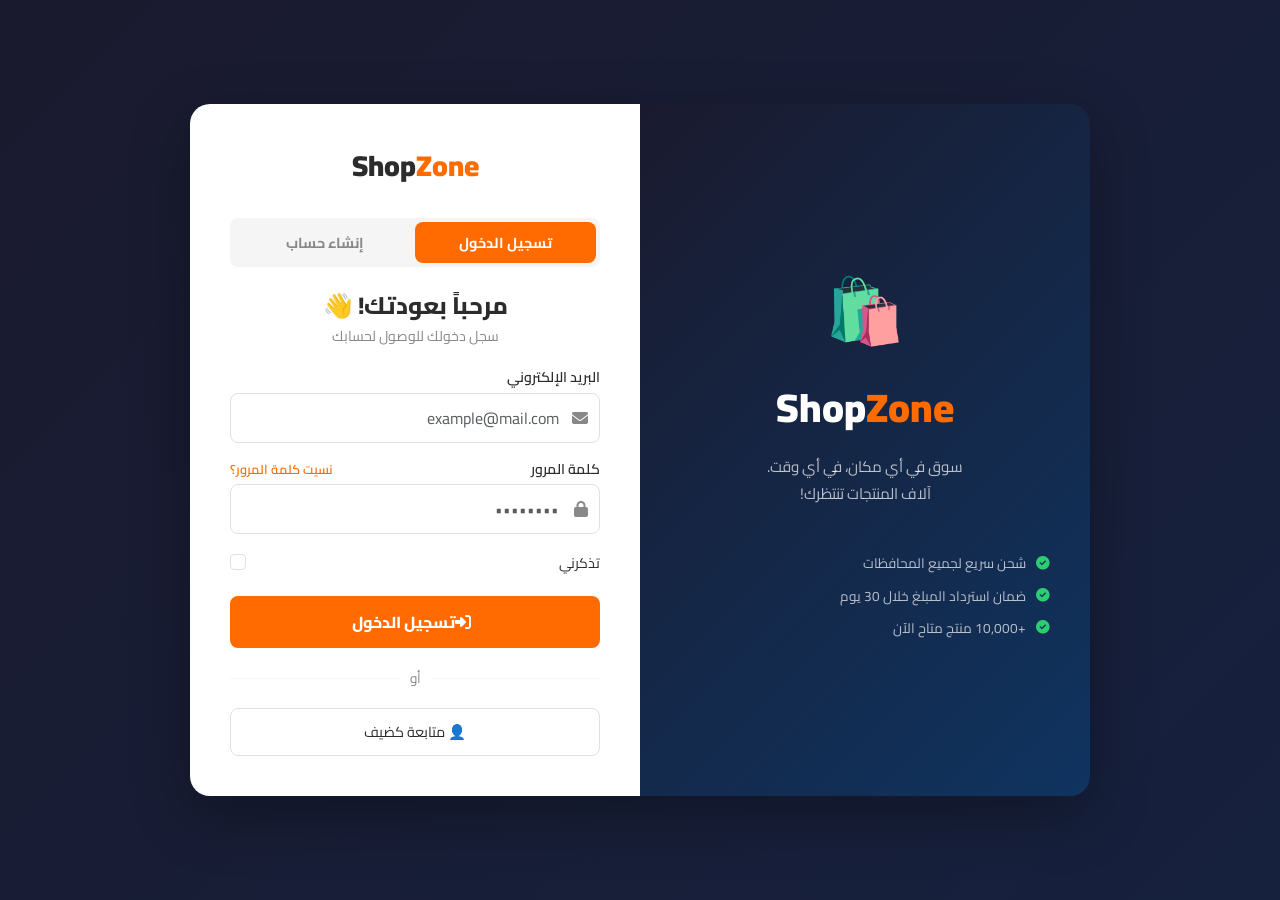
<file: shopzone_code/shopzone/pages/login.html>
<!DOCTYPE html>
<html lang="ar" dir="rtl">
<head>
  <meta charset="UTF-8">
  <meta name="viewport" content="width=device-width, initial-scale=1.0">
  <title>تسجيل الدخول – ShopZone</title>
  <link rel="stylesheet" href="https://cdnjs.cloudflare.com/ajax/libs/bootstrap/5.3.2/css/bootstrap.min.css">
  <link rel="stylesheet" href="https://cdnjs.cloudflare.com/ajax/libs/font-awesome/6.5.0/css/all.min.css">
  <link rel="stylesheet" href="../css/style.css">
</head>
<body>

<div class="auth-page">
  <div style="width:100%;max-width:900px;display:flex;gap:0;border-radius:20px;overflow:hidden;box-shadow:0 20px 60px rgba(0,0,0,0.3)">

    <!-- LEFT SIDE BRANDING -->
    <div style="flex:1;background:linear-gradient(135deg,var(--secondary),#0f3460);padding:50px 40px;display:flex;flex-direction:column;justify-content:center;align-items:center;text-align:center" class="d-none d-md-flex">
      <div style="font-size:4rem;margin-bottom:20px">🛍️</div>
      <div class="logo" style="font-size:2.5rem;font-weight:900;color:white;margin-bottom:15px">Shop<span style="color:var(--primary)">Zone</span></div>
      <p style="color:rgba(255,255,255,0.7);line-height:1.8;font-size:0.95rem">سوق في أي مكان، في أي وقت.<br>آلاف المنتجات تنتظرك!</p>
      <div style="margin-top:30px;display:flex;flex-direction:column;gap:12px;width:100%">
        <div style="display:flex;align-items:center;gap:10px;color:rgba(255,255,255,0.7);font-size:0.85rem">
          <i class="fas fa-check-circle" style="color:var(--success)"></i> شحن سريع لجميع المحافظات
        </div>
        <div style="display:flex;align-items:center;gap:10px;color:rgba(255,255,255,0.7);font-size:0.85rem">
          <i class="fas fa-check-circle" style="color:var(--success)"></i> ضمان استرداد المبلغ خلال 30 يوم
        </div>
        <div style="display:flex;align-items:center;gap:10px;color:rgba(255,255,255,0.7);font-size:0.85rem">
          <i class="fas fa-check-circle" style="color:var(--success)"></i> +10,000 منتج متاح الآن
        </div>
      </div>
    </div>

    <!-- RIGHT SIDE FORM -->
    <div style="flex:1;background:var(--white);padding:40px">
      <div class="logo" style="font-size:1.8rem;font-weight:900;text-align:center;margin-bottom:30px">Shop<span style="color:var(--primary)">Zone</span></div>

      <!-- TABS -->
      <div style="display:flex;background:var(--bg);border-radius:var(--radius-sm);padding:4px;margin-bottom:25px">
        <button id="loginTab" onclick="showTab('login')" style="flex:1;padding:10px;border:none;border-radius:var(--radius-sm);font-family:var(--font-main);font-weight:700;font-size:0.9rem;cursor:pointer;background:var(--primary);color:white;transition:all 0.25s ease">تسجيل الدخول</button>
        <button id="registerTab" onclick="showTab('register')" style="flex:1;padding:10px;border:none;border-radius:var(--radius-sm);font-family:var(--font-main);font-weight:700;font-size:0.9rem;cursor:pointer;background:transparent;color:var(--text-muted);transition:all 0.25s ease">إنشاء حساب</button>
      </div>

      <!-- LOGIN FORM -->
      <div id="loginForm">
        <h4 style="font-weight:800;text-align:center;margin-bottom:5px">مرحباً بعودتك! 👋</h4>
        <p class="sub" style="text-align:center;color:var(--text-muted);font-size:0.88rem;margin-bottom:20px">سجل دخولك للوصول لحسابك</p>

        <div class="mb-3">
          <label style="font-weight:600;font-size:0.88rem;margin-bottom:5px;display:block">البريد الإلكتروني</label>
          <div class="input-wrap">
            <input type="email" class="form-control auth-input" id="loginEmail" placeholder="example@mail.com">
            <i class="fas fa-envelope input-icon" style="position:absolute;right:12px;top:50%;transform:translateY(-50%);color:var(--text-muted)"></i>
          </div>
        </div>

        <div class="mb-3">
          <div class="d-flex justify-content-between align-items-center mb-1">
            <label style="font-weight:600;font-size:0.88rem">كلمة المرور</label>
            <a href="#" style="color:var(--primary);font-size:0.8rem;font-weight:600">نسيت كلمة المرور؟</a>
          </div>
          <div class="input-wrap">
            <input type="password" class="form-control auth-input" id="loginPassword" placeholder="••••••••">
            <i class="fas fa-lock input-icon" style="position:absolute;right:12px;top:50%;transform:translateY(-50%);color:var(--text-muted)"></i>
          </div>
        </div>

        <div class="form-check mb-3">
          <input type="checkbox" class="form-check-input" id="rememberMe" style="accent-color:var(--primary)">
          <label class="form-check-label" for="rememberMe" style="font-size:0.88rem;cursor:pointer">تذكرني</label>
        </div>

        <button class="btn-auth" onclick="handleLogin()">
          <i class="fas fa-sign-in-alt me-2"></i>تسجيل الدخول
        </button>

        <div style="text-align:center;margin:20px 0;color:var(--text-muted);font-size:0.85rem;position:relative">
          <span style="background:var(--white);padding:0 10px;position:relative;z-index:1">أو</span>
          <hr style="position:absolute;top:50%;width:100%;margin:0;border-color:var(--border)">
        </div>

        <a href="../index.html">
          <button style="width:100%;background:transparent;border:1.5px solid var(--border);padding:12px;border-radius:var(--radius-sm);font-family:var(--font-main);font-size:0.9rem;cursor:pointer;color:var(--text);transition:all 0.25s ease" onmouseover="this.style.borderColor='var(--primary)'" onmouseout="this.style.borderColor='var(--border)'">
            👤 متابعة كضيف
          </button>
        </a>
      </div>

      <!-- REGISTER FORM -->
      <div id="registerForm" style="display:none">
        <h4 style="font-weight:800;text-align:center;margin-bottom:5px">إنشاء حساب جديد ✨</h4>
        <p class="sub" style="text-align:center;color:var(--text-muted);font-size:0.88rem;margin-bottom:20px">انضم لمجتمع ShopZone الآن</p>

        <div class="mb-3">
          <label style="font-weight:600;font-size:0.88rem;margin-bottom:5px;display:block">الاسم الكامل</label>
          <div class="input-wrap">
            <input type="text" class="form-control auth-input" id="regName" placeholder="مثال: أحمد محمد">
            <i class="fas fa-user input-icon" style="position:absolute;right:12px;top:50%;transform:translateY(-50%);color:var(--text-muted)"></i>
          </div>
        </div>

        <div class="mb-3">
          <label style="font-weight:600;font-size:0.88rem;margin-bottom:5px;display:block">البريد الإلكتروني</label>
          <div class="input-wrap">
            <input type="email" class="form-control auth-input" id="regEmail" placeholder="example@mail.com">
            <i class="fas fa-envelope input-icon" style="position:absolute;right:12px;top:50%;transform:translateY(-50%);color:var(--text-muted)"></i>
          </div>
        </div>

        <div class="mb-3">
          <label style="font-weight:600;font-size:0.88rem;margin-bottom:5px;display:block">رقم الهاتف</label>
          <div class="input-wrap">
            <input type="tel" class="form-control auth-input" id="regPhone" placeholder="01xxxxxxxxx">
            <i class="fas fa-phone input-icon" style="position:absolute;right:12px;top:50%;transform:translateY(-50%);color:var(--text-muted)"></i>
          </div>
        </div>

        <div class="mb-3">
          <label style="font-weight:600;font-size:0.88rem;margin-bottom:5px;display:block">كلمة المرور</label>
          <div class="input-wrap">
            <input type="password" class="form-control auth-input" id="regPassword" placeholder="8 أحرف على الأقل">
            <i class="fas fa-lock input-icon" style="position:absolute;right:12px;top:50%;transform:translateY(-50%);color:var(--text-muted)"></i>
          </div>
        </div>

        <div class="form-check mb-3">
          <input type="checkbox" class="form-check-input" id="termsCheck" style="accent-color:var(--primary)">
          <label class="form-check-label" for="termsCheck" style="font-size:0.82rem;cursor:pointer">
            أوافق على <a href="#" style="color:var(--primary)">الشروط والأحكام</a> و<a href="#" style="color:var(--primary)">سياسة الخصوصية</a>
          </label>
        </div>

        <button class="btn-auth" onclick="handleRegister()">
          <i class="fas fa-user-plus me-2"></i>إنشاء الحساب
        </button>
      </div>
    </div>
  </div>
</div>

<div class="toast-container-custom"></div>

<script src="https://cdnjs.cloudflare.com/ajax/libs/bootstrap/5.3.2/js/bootstrap.bundle.min.js"></script>
<script src="../js/main.js"></script>
<script>
  function showTab(tab) {
    const isLogin = tab === 'login';
    document.getElementById('loginForm').style.display = isLogin ? 'block' : 'none';
    document.getElementById('registerForm').style.display = isLogin ? 'none' : 'block';
    document.getElementById('loginTab').style.background = isLogin ? 'var(--primary)' : 'transparent';
    document.getElementById('loginTab').style.color = isLogin ? 'white' : 'var(--text-muted)';
    document.getElementById('registerTab').style.background = isLogin ? 'transparent' : 'var(--primary)';
    document.getElementById('registerTab').style.color = isLogin ? 'var(--text-muted)' : 'white';
  }

  function handleLogin() {
    const email = document.getElementById('loginEmail').value.trim();
    const password = document.getElementById('loginPassword').value;

    if (!email || !password) {
      showToast('⚠️ أدخل البريد الإلكتروني وكلمة المرور', 'error'); return;
    }

    const users = JSON.parse(localStorage.getItem('shopzone_users') || '[]');
    const user = users.find(u => u.email === email && u.password === password);

    if (user) {
      localStorage.setItem('shopzone_user', JSON.stringify(user));
      showToast(`✅ مرحباً ${user.name}! جاري التحويل...`, 'success');
      setTimeout(() => location.href = '../index.html', 1500);
    } else {
      showToast('❌ البريد الإلكتروني أو كلمة المرور غير صحيحة', 'error');
    }
  }

  function handleRegister() {
    const name = document.getElementById('regName').value.trim();
    const email = document.getElementById('regEmail').value.trim();
    const phone = document.getElementById('regPhone').value.trim();
    const password = document.getElementById('regPassword').value;
    const terms = document.getElementById('termsCheck').checked;

    if (!name || !email || !phone || !password) {
      showToast('⚠️ من فضلك أكمل جميع الحقول', 'error'); return;
    }
    if (password.length < 8) {
      showToast('⚠️ كلمة المرور يجب أن تكون 8 أحرف على الأقل', 'error'); return;
    }
    if (!terms) {
      showToast('⚠️ يجب الموافقة على الشروط والأحكام', 'error'); return;
    }

    const users = JSON.parse(localStorage.getItem('shopzone_users') || '[]');
    if (users.find(u => u.email === email)) {
      showToast('⚠️ هذا البريد الإلكتروني مسجل مسبقاً', 'error'); return;
    }

    const newUser = { id: Date.now(), name, email, phone, password };
    users.push(newUser);
    localStorage.setItem('shopzone_users', JSON.stringify(users));
    localStorage.setItem('shopzone_user', JSON.stringify(newUser));

    showToast(`🎉 تم إنشاء حسابك بنجاح! مرحباً ${name}`, 'success');
    setTimeout(() => location.href = '../index.html', 1500);
  }

  // Style inputs
  document.querySelectorAll('.auth-input').forEach(input => {
    input.style.borderRadius = 'var(--radius-sm)';
    input.style.padding = '12px 40px 12px 15px';
    input.style.fontFamily = 'var(--font-main)';
    input.style.border = '1.5px solid var(--border)';
    input.addEventListener('focus', () => input.style.borderColor = 'var(--primary)');
    input.addEventListener('blur', () => input.style.borderColor = 'var(--border)');
    input.addEventListener('keydown', e => { if (e.key === 'Enter') document.querySelector('.btn-auth').click(); });
  });
</script>
</body>
</html>
</file>
<file: shopzone_code/shopzone/css/style.css>
/* ===== SHOPZONE - Design System ===== */
@import url('https://fonts.googleapis.com/css2?family=Cairo:wght@300;400;600;700;900&family=Tajawal:wght@400;500;700;800&display=swap');

:root {
  --primary: #FF6B00;
  --primary-dark: #e05e00;
  --primary-light: #fff3e8;
  --secondary: #1a1a2e;
  --accent: #FFD700;
  --success: #2ecc71;
  --danger: #e74c3c;
  --bg: #f5f5f5;
  --white: #ffffff;
  --text: #2c2c2c;
  --text-muted: #888;
  --border: #e0e0e0;
  --card-shadow: 0 2px 15px rgba(0,0,0,0.08);
  --card-hover: 0 8px 30px rgba(0,0,0,0.15);
  --navbar-h: 70px;
  --font-main: 'Cairo', sans-serif;
  --radius: 12px;
  --radius-sm: 8px;
  --transition: 0.25s ease;
}

/* Dark Mode */
body.dark {
  --bg: #0f0f1a;
  --white: #1a1a2e;
  --text: #f0f0f0;
  --text-muted: #aaa;
  --border: #2a2a3e;
  --card-shadow: 0 2px 15px rgba(0,0,0,0.4);
}

* { margin: 0; padding: 0; box-sizing: border-box; }

body {
  font-family: var(--font-main);
  background: var(--bg);
  color: var(--text);
  direction: rtl;
  transition: background var(--transition), color var(--transition);
}

a { text-decoration: none; color: inherit; }
img { max-width: 100%; }

/* ===== NAVBAR ===== */
.navbar-shopzone {
  background: var(--secondary);
  height: var(--navbar-h);
  position: sticky;
  top: 0;
  z-index: 1000;
  box-shadow: 0 2px 20px rgba(0,0,0,0.3);
}

.navbar-shopzone .logo {
  font-size: 1.8rem;
  font-weight: 900;
  color: var(--white);
  letter-spacing: -1px;
}

.navbar-shopzone .logo span { color: var(--primary); }

.navbar-shopzone .search-box {
  flex: 1;
  max-width: 500px;
  margin: 0 20px;
}

.search-box .input-group input {
  border: none;
  border-radius: var(--radius-sm) 0 0 var(--radius-sm) !important;
  height: 42px;
  font-family: var(--font-main);
  font-size: 0.9rem;
  background: var(--white);
  color: var(--text);
}

.search-box .btn-search {
  background: var(--primary);
  border: none;
  color: white;
  padding: 0 18px;
  border-radius: 0 var(--radius-sm) var(--radius-sm) 0 !important;
  transition: background var(--transition);
}

.search-box .btn-search:hover { background: var(--primary-dark); }

.navbar-icons a {
  color: var(--white);
  font-size: 1.3rem;
  position: relative;
  margin-right: 5px;
  transition: color var(--transition);
}

.navbar-icons a:hover { color: var(--primary); }

.cart-badge {
  position: absolute;
  top: -8px;
  left: -8px;
  background: var(--primary);
  color: white;
  border-radius: 50%;
  width: 18px;
  height: 18px;
  font-size: 0.65rem;
  display: flex;
  align-items: center;
  justify-content: center;
  font-weight: 700;
}

.navbar-shopzone .nav-btn {
  background: var(--primary);
  color: white;
  border: none;
  padding: 8px 18px;
  border-radius: var(--radius-sm);
  font-family: var(--font-main);
  font-weight: 600;
  font-size: 0.85rem;
  transition: background var(--transition);
}

.navbar-shopzone .nav-btn:hover { background: var(--primary-dark); }

/* Categories Bar */
.cat-bar {
  background: var(--white);
  border-bottom: 1px solid var(--border);
  padding: 10px 0;
  overflow-x: auto;
  scrollbar-width: none;
}

.cat-bar::-webkit-scrollbar { display: none; }

.cat-bar .cat-item {
  white-space: nowrap;
  padding: 6px 16px;
  border-radius: 20px;
  font-size: 0.85rem;
  font-weight: 600;
  cursor: pointer;
  transition: all var(--transition);
  color: var(--text);
  border: 1px solid transparent;
}

.cat-bar .cat-item:hover,
.cat-bar .cat-item.active {
  background: var(--primary);
  color: white;
  border-color: var(--primary);
}

/* ===== HERO BANNER ===== */
.hero-banner {
  background: linear-gradient(135deg, var(--secondary) 0%, #16213e 50%, #0f3460 100%);
  min-height: 420px;
  position: relative;
  overflow: hidden;
}

.hero-banner::before {
  content: '';
  position: absolute;
  width: 600px;
  height: 600px;
  background: radial-gradient(circle, rgba(255,107,0,0.15) 0%, transparent 70%);
  top: -100px;
  right: -100px;
  border-radius: 50%;
}

.hero-banner .hero-text h1 {
  font-size: 2.8rem;
  font-weight: 900;
  color: white;
  line-height: 1.2;
}

.hero-banner .hero-text h1 span { color: var(--primary); }

.hero-banner .hero-text p {
  color: rgba(255,255,255,0.7);
  font-size: 1.05rem;
  margin: 15px 0 25px;
}

.btn-hero {
  background: var(--primary);
  color: white;
  border: none;
  padding: 14px 35px;
  border-radius: var(--radius);
  font-family: var(--font-main);
  font-size: 1rem;
  font-weight: 700;
  cursor: pointer;
  transition: all var(--transition);
  box-shadow: 0 4px 20px rgba(255,107,0,0.4);
}

.btn-hero:hover {
  transform: translateY(-2px);
  box-shadow: 0 8px 30px rgba(255,107,0,0.5);
  background: var(--primary-dark);
}

.hero-stats {
  display: flex;
  gap: 30px;
  margin-top: 30px;
}

.hero-stats .stat { text-align: center; }
.hero-stats .stat .num { font-size: 1.5rem; font-weight: 900; color: var(--accent); }
.hero-stats .stat .lbl { font-size: 0.75rem; color: rgba(255,255,255,0.6); }

/* ===== SECTION TITLES ===== */
.section-title {
  font-size: 1.5rem;
  font-weight: 800;
  color: var(--text);
  padding-bottom: 10px;
  border-bottom: 3px solid var(--primary);
  display: inline-block;
  margin-bottom: 25px;
}

.section-title span { color: var(--primary); }

/* ===== CATEGORY CARDS ===== */
.cat-card {
  background: var(--white);
  border-radius: var(--radius);
  padding: 25px 15px;
  text-align: center;
  cursor: pointer;
  transition: all var(--transition);
  box-shadow: var(--card-shadow);
  border: 2px solid transparent;
}

.cat-card:hover {
  transform: translateY(-5px);
  box-shadow: var(--card-hover);
  border-color: var(--primary);
}

.cat-card .cat-icon {
  font-size: 2.5rem;
  margin-bottom: 10px;
  display: block;
}

.cat-card .cat-name {
  font-weight: 700;
  font-size: 0.9rem;
  color: var(--text);
}

/* ===== PRODUCT CARDS ===== */
.product-card {
  background: var(--white);
  border-radius: var(--radius);
  overflow: hidden;
  box-shadow: var(--card-shadow);
  transition: all var(--transition);
  position: relative;
  border: 1px solid var(--border);
  height: 100%;
}

.product-card:hover {
  transform: translateY(-5px);
  box-shadow: var(--card-hover);
}

.product-card .badge-discount {
  position: absolute;
  top: 12px;
  right: 12px;
  background: var(--danger);
  color: white;
  font-size: 0.75rem;
  font-weight: 700;
  padding: 4px 8px;
  border-radius: 6px;
  z-index: 2;
}

.product-card .wishlist-btn {
  position: absolute;
  top: 12px;
  left: 12px;
  background: white;
  border: 1px solid var(--border);
  border-radius: 50%;
  width: 32px;
  height: 32px;
  display: flex;
  align-items: center;
  justify-content: center;
  cursor: pointer;
  z-index: 2;
  transition: all var(--transition);
  color: var(--text-muted);
}

.product-card .wishlist-btn:hover,
.product-card .wishlist-btn.active { color: var(--danger); border-color: var(--danger); }

.product-card .img-wrap {
  height: 200px;
  overflow: hidden;
  background: #f8f8f8;
  display: flex;
  align-items: center;
  justify-content: center;
}

.product-card .img-wrap img {
  width: 100%;
  height: 100%;
  object-fit: cover;
  transition: transform 0.4s ease;
}

.product-card:hover .img-wrap img { transform: scale(1.07); }

.product-card .card-body { padding: 15px; }

.product-card .prod-category {
  font-size: 0.72rem;
  color: var(--primary);
  font-weight: 700;
  text-transform: uppercase;
  letter-spacing: 0.5px;
  margin-bottom: 5px;
}

.product-card .prod-name {
  font-size: 0.92rem;
  font-weight: 700;
  color: var(--text);
  margin-bottom: 8px;
  line-height: 1.4;
  display: -webkit-box;
  -webkit-line-clamp: 2;
  -webkit-box-orient: vertical;
  overflow: hidden;
}

.product-card .stars { color: var(--accent); font-size: 0.8rem; margin-bottom: 8px; }
.product-card .stars span { color: var(--text-muted); font-size: 0.75rem; margin-right: 4px; }

.product-card .price-wrap { display: flex; align-items: center; gap: 8px; margin-bottom: 12px; }
.product-card .price { font-size: 1.2rem; font-weight: 900; color: var(--primary); }
.product-card .price-old { font-size: 0.85rem; color: var(--text-muted); text-decoration: line-through; }

.btn-add-cart {
  width: 100%;
  background: var(--primary);
  color: white;
  border: none;
  padding: 10px;
  border-radius: var(--radius-sm);
  font-family: var(--font-main);
  font-weight: 700;
  font-size: 0.9rem;
  cursor: pointer;
  transition: all var(--transition);
  display: flex;
  align-items: center;
  justify-content: center;
  gap: 8px;
}

.btn-add-cart:hover { background: var(--primary-dark); transform: translateY(-1px); }
.btn-add-cart.added { background: var(--success); }

/* ===== FLASH SALE ===== */
.flash-sale-section {
  background: linear-gradient(135deg, #1a1a2e, #16213e);
  border-radius: var(--radius);
  padding: 25px;
  margin: 30px 0;
}

.flash-sale-section .section-title { color: white; border-color: var(--accent); }
.flash-sale-section .section-title span { color: var(--accent); }

.countdown { display: flex; gap: 10px; align-items: center; }

.countdown .time-box {
  background: var(--primary);
  color: white;
  border-radius: var(--radius-sm);
  padding: 8px 14px;
  text-align: center;
  min-width: 55px;
}

.countdown .time-box .num { font-size: 1.4rem; font-weight: 900; line-height: 1; }
.countdown .time-box .lbl { font-size: 0.65rem; opacity: 0.85; }
.countdown .sep { color: var(--primary); font-size: 1.5rem; font-weight: 900; }

/* ===== CART SIDEBAR ===== */
.cart-overlay {
  position: fixed;
  inset: 0;
  background: rgba(0,0,0,0.5);
  z-index: 1050;
  opacity: 0;
  pointer-events: none;
  transition: opacity 0.3s ease;
}

.cart-overlay.open { opacity: 1; pointer-events: all; }

.cart-sidebar {
  position: fixed;
  left: -420px;
  top: 0;
  width: 400px;
  height: 100vh;
  background: var(--white);
  z-index: 1060;
  display: flex;
  flex-direction: column;
  box-shadow: 5px 0 30px rgba(0,0,0,0.2);
  transition: left 0.35s cubic-bezier(0.4, 0, 0.2, 1);
}

.cart-sidebar.open { left: 0; }

.cart-header {
  padding: 20px;
  border-bottom: 1px solid var(--border);
  display: flex;
  justify-content: space-between;
  align-items: center;
  background: var(--secondary);
  color: white;
}

.cart-header h5 { font-weight: 800; font-size: 1.1rem; }

.cart-close {
  background: none;
  border: none;
  color: white;
  font-size: 1.5rem;
  cursor: pointer;
  width: 32px;
  height: 32px;
  display: flex;
  align-items: center;
  justify-content: center;
  border-radius: 50%;
  transition: background var(--transition);
}

.cart-close:hover { background: rgba(255,255,255,0.2); }

.cart-items { flex: 1; overflow-y: auto; padding: 15px; }

.cart-item {
  display: flex;
  gap: 12px;
  padding: 12px;
  border-radius: var(--radius-sm);
  background: var(--bg);
  margin-bottom: 10px;
  position: relative;
  transition: all var(--transition);
}

.cart-item:hover { background: var(--primary-light); }

.cart-item img {
  width: 70px;
  height: 70px;
  object-fit: cover;
  border-radius: var(--radius-sm);
  flex-shrink: 0;
}

.cart-item .item-info { flex: 1; }
.cart-item .item-name { font-weight: 700; font-size: 0.85rem; margin-bottom: 4px; }
.cart-item .item-price { color: var(--primary); font-weight: 800; font-size: 0.95rem; }

.qty-control {
  display: flex;
  align-items: center;
  gap: 8px;
  margin-top: 6px;
}

.qty-control button {
  width: 26px;
  height: 26px;
  border-radius: 50%;
  border: 1px solid var(--border);
  background: var(--white);
  cursor: pointer;
  font-size: 1rem;
  display: flex;
  align-items: center;
  justify-content: center;
  transition: all var(--transition);
  color: var(--text);
}

.qty-control button:hover { background: var(--primary); color: white; border-color: var(--primary); }
.qty-control span { font-weight: 700; min-width: 20px; text-align: center; }

.item-remove {
  position: absolute;
  top: 8px;
  left: 8px;
  background: none;
  border: none;
  color: var(--text-muted);
  cursor: pointer;
  font-size: 0.9rem;
  transition: color var(--transition);
}

.item-remove:hover { color: var(--danger); }

.cart-footer {
  padding: 20px;
  border-top: 1px solid var(--border);
}

.cart-total {
  display: flex;
  justify-content: space-between;
  align-items: center;
  margin-bottom: 15px;
}

.cart-total .label { font-size: 1rem; font-weight: 600; color: var(--text-muted); }
.cart-total .amount { font-size: 1.4rem; font-weight: 900; color: var(--primary); }

.btn-checkout {
  width: 100%;
  background: var(--primary);
  color: white;
  border: none;
  padding: 14px;
  border-radius: var(--radius);
  font-family: var(--font-main);
  font-weight: 800;
  font-size: 1rem;
  cursor: pointer;
  transition: all var(--transition);
}

.btn-checkout:hover { background: var(--primary-dark); transform: translateY(-2px); }

/* ===== TOAST ===== */
.toast-container-custom {
  position: fixed;
  bottom: 30px;
  left: 30px;
  z-index: 9999;
  display: flex;
  flex-direction: column;
  gap: 10px;
}

.toast-msg {
  background: var(--secondary);
  color: white;
  padding: 14px 20px;
  border-radius: var(--radius);
  display: flex;
  align-items: center;
  gap: 10px;
  font-size: 0.9rem;
  font-weight: 600;
  box-shadow: 0 4px 20px rgba(0,0,0,0.3);
  animation: slideInLeft 0.3s ease, fadeOut 0.3s ease 2.5s forwards;
  border-right: 4px solid var(--primary);
  min-width: 250px;
}

.toast-msg.success { border-color: var(--success); }
.toast-msg.error { border-color: var(--danger); }

@keyframes slideInLeft {
  from { transform: translateX(-50px); opacity: 0; }
  to { transform: translateX(0); opacity: 1; }
}

@keyframes fadeOut {
  to { opacity: 0; transform: translateX(-20px); }
}

/* ===== SKELETON LOADING ===== */
.skeleton {
  background: linear-gradient(90deg, #f0f0f0 25%, #e0e0e0 50%, #f0f0f0 75%);
  background-size: 200% 100%;
  animation: shimmer 1.5s infinite;
  border-radius: var(--radius-sm);
}

body.dark .skeleton {
  background: linear-gradient(90deg, #1e1e2e 25%, #2a2a3e 50%, #1e1e2e 75%);
  background-size: 200% 100%;
}

@keyframes shimmer {
  0% { background-position: 200% 0; }
  100% { background-position: -200% 0; }
}

.skeleton-card { background: var(--white); border-radius: var(--radius); padding: 15px; box-shadow: var(--card-shadow); }
.skeleton-img { height: 200px; margin-bottom: 12px; }
.skeleton-text { height: 14px; margin-bottom: 8px; }
.skeleton-text.sm { width: 60%; }

/* ===== DARK MODE TOGGLE ===== */
.dark-toggle {
  background: rgba(255,255,255,0.1);
  border: 1px solid rgba(255,255,255,0.2);
  color: white;
  border-radius: 20px;
  padding: 5px 14px;
  font-size: 0.85rem;
  cursor: pointer;
  font-family: var(--font-main);
  transition: all var(--transition);
  display: flex;
  align-items: center;
  gap: 6px;
}

.dark-toggle:hover { background: rgba(255,255,255,0.2); }

/* ===== FOOTER ===== */
footer {
  background: var(--secondary);
  color: rgba(255,255,255,0.8);
  padding: 50px 0 20px;
  margin-top: 60px;
}

footer .footer-brand .logo { font-size: 1.5rem; font-weight: 900; color: white; }
footer .footer-brand .logo span { color: var(--primary); }

footer h6 { color: white; font-weight: 700; margin-bottom: 15px; font-size: 1rem; }

footer ul { list-style: none; padding: 0; }
footer ul li { margin-bottom: 8px; }
footer ul li a { color: rgba(255,255,255,0.6); font-size: 0.9rem; transition: color var(--transition); }
footer ul li a:hover { color: var(--primary); }

.footer-social a {
  width: 36px;
  height: 36px;
  background: rgba(255,255,255,0.1);
  border-radius: 50%;
  display: flex;
  align-items: center;
  justify-content: center;
  color: white;
  margin-left: 8px;
  transition: all var(--transition);
}

.footer-social a:hover { background: var(--primary); transform: translateY(-3px); }

.footer-bottom {
  border-top: 1px solid rgba(255,255,255,0.1);
  padding-top: 20px;
  margin-top: 30px;
  font-size: 0.85rem;
  color: rgba(255,255,255,0.4);
  text-align: center;
}

/* ===== PRODUCTS PAGE ===== */
.filter-sidebar {
  background: var(--white);
  border-radius: var(--radius);
  padding: 20px;
  box-shadow: var(--card-shadow);
  position: sticky;
  top: 90px;
}

.filter-sidebar h6 { font-weight: 800; font-size: 0.95rem; color: var(--text); margin-bottom: 15px; border-bottom: 2px solid var(--border); padding-bottom: 8px; }

.filter-check label { font-size: 0.87rem; cursor: pointer; }
.filter-check input { cursor: pointer; accent-color: var(--primary); }

.price-range { margin-top: 5px; }
.price-range input[type=range] { width: 100%; accent-color: var(--primary); cursor: pointer; }

.sort-bar {
  background: var(--white);
  border-radius: var(--radius-sm);
  padding: 12px 20px;
  display: flex;
  justify-content: space-between;
  align-items: center;
  box-shadow: var(--card-shadow);
  margin-bottom: 20px;
}

.sort-bar select {
  border: 1px solid var(--border);
  border-radius: var(--radius-sm);
  padding: 6px 12px;
  font-family: var(--font-main);
  font-size: 0.85rem;
  background: var(--bg);
  color: var(--text);
  cursor: pointer;
}

/* ===== PRODUCT DETAIL PAGE ===== */
.detail-img-main {
  width: 100%;
  height: 400px;
  object-fit: contain;
  background: #f8f8f8;
  border-radius: var(--radius);
  border: 1px solid var(--border);
}

.thumb-list { display: flex; gap: 10px; margin-top: 10px; flex-wrap: wrap; }

.thumb-list img {
  width: 70px;
  height: 70px;
  object-fit: cover;
  border-radius: var(--radius-sm);
  border: 2px solid transparent;
  cursor: pointer;
  transition: border-color var(--transition);
}

.thumb-list img.active,
.thumb-list img:hover { border-color: var(--primary); }

.detail-price { font-size: 2rem; font-weight: 900; color: var(--primary); }
.detail-old-price { font-size: 1rem; color: var(--text-muted); text-decoration: line-through; }
.detail-discount { background: var(--danger); color: white; padding: 3px 10px; border-radius: 6px; font-size: 0.85rem; font-weight: 700; }

.qty-big {
  display: flex;
  align-items: center;
  gap: 15px;
  margin: 15px 0;
}

.qty-big button {
  width: 38px;
  height: 38px;
  border-radius: 50%;
  border: 2px solid var(--primary);
  background: transparent;
  color: var(--primary);
  font-size: 1.2rem;
  cursor: pointer;
  transition: all var(--transition);
  display: flex;
  align-items: center;
  justify-content: center;
}

.qty-big button:hover { background: var(--primary); color: white; }
.qty-big span { font-size: 1.3rem; font-weight: 800; min-width: 30px; text-align: center; }

/* ===== CHECKOUT PAGE ===== */
.checkout-form {
  background: var(--white);
  border-radius: var(--radius);
  padding: 30px;
  box-shadow: var(--card-shadow);
}

.checkout-form label { font-weight: 600; font-size: 0.9rem; color: var(--text); }

.checkout-form .form-control,
.checkout-form .form-select {
  border: 1.5px solid var(--border);
  border-radius: var(--radius-sm);
  padding: 12px 15px;
  font-family: var(--font-main);
  font-size: 0.9rem;
  background: var(--bg);
  color: var(--text);
  transition: border-color var(--transition);
}

.checkout-form .form-control:focus,
.checkout-form .form-select:focus {
  border-color: var(--primary);
  box-shadow: 0 0 0 3px rgba(255,107,0,0.15);
  outline: none;
}

.order-summary-box {
  background: var(--white);
  border-radius: var(--radius);
  padding: 25px;
  box-shadow: var(--card-shadow);
  position: sticky;
  top: 90px;
}

.order-summary-box h5 { font-weight: 800; margin-bottom: 20px; }

.summary-row {
  display: flex;
  justify-content: space-between;
  margin-bottom: 12px;
  font-size: 0.9rem;
}

.summary-row.total {
  border-top: 2px solid var(--border);
  padding-top: 12px;
  font-size: 1.1rem;
  font-weight: 800;
}

.summary-row.total .price { color: var(--primary); }

.payment-methods label {
  border: 2px solid var(--border);
  border-radius: var(--radius-sm);
  padding: 12px 15px;
  cursor: pointer;
  transition: all var(--transition);
  width: 100%;
  display: flex;
  align-items: center;
  gap: 10px;
}

.payment-methods input:checked + label { border-color: var(--primary); background: var(--primary-light); }

/* ===== SUCCESS PAGE ===== */
.success-page {
  text-align: center;
  padding: 80px 20px;
}

.success-icon {
  width: 100px;
  height: 100px;
  background: linear-gradient(135deg, var(--success), #27ae60);
  border-radius: 50%;
  display: flex;
  align-items: center;
  justify-content: center;
  font-size: 3rem;
  color: white;
  margin: 0 auto 30px;
  box-shadow: 0 10px 30px rgba(46,204,113,0.4);
  animation: popIn 0.5s cubic-bezier(0.34, 1.56, 0.64, 1);
}

@keyframes popIn {
  from { transform: scale(0); opacity: 0; }
  to { transform: scale(1); opacity: 1; }
}

/* ===== ABOUT & CONTACT ===== */
.about-hero {
  background: linear-gradient(135deg, var(--secondary), #16213e);
  padding: 80px 0;
  text-align: center;
  color: white;
}

.about-hero h1 { font-size: 2.5rem; font-weight: 900; margin-bottom: 15px; }
.about-hero p { color: rgba(255,255,255,0.7); max-width: 600px; margin: 0 auto; }

.stat-box {
  background: var(--white);
  border-radius: var(--radius);
  padding: 25px;
  text-align: center;
  box-shadow: var(--card-shadow);
  border-top: 4px solid var(--primary);
}

.stat-box .num { font-size: 2rem; font-weight: 900; color: var(--primary); }
.stat-box .label { font-size: 0.9rem; color: var(--text-muted); margin-top: 5px; }

.team-card {
  background: var(--white);
  border-radius: var(--radius);
  padding: 25px;
  text-align: center;
  box-shadow: var(--card-shadow);
  transition: transform var(--transition);
}

.team-card:hover { transform: translateY(-5px); }

.team-card .avatar {
  width: 80px;
  height: 80px;
  border-radius: 50%;
  background: linear-gradient(135deg, var(--primary), var(--primary-dark));
  display: flex;
  align-items: center;
  justify-content: center;
  font-size: 2rem;
  color: white;
  margin: 0 auto 15px;
}

.contact-info-box {
  background: var(--white);
  border-radius: var(--radius);
  padding: 25px;
  box-shadow: var(--card-shadow);
  display: flex;
  align-items: flex-start;
  gap: 15px;
  margin-bottom: 15px;
  transition: transform var(--transition);
}

.contact-info-box:hover { transform: translateX(-5px); }

.contact-info-box .icon {
  width: 48px;
  height: 48px;
  background: var(--primary-light);
  border-radius: 50%;
  display: flex;
  align-items: center;
  justify-content: center;
  color: var(--primary);
  font-size: 1.2rem;
  flex-shrink: 0;
}

/* ===== LOGIN/REGISTER ===== */
.auth-page {
  min-height: 100vh;
  background: linear-gradient(135deg, var(--secondary) 0%, #16213e 100%);
  display: flex;
  align-items: center;
  justify-content: center;
  padding: 20px;
}

.auth-card {
  background: var(--white);
  border-radius: 20px;
  padding: 40px;
  width: 100%;
  max-width: 450px;
  box-shadow: 0 20px 60px rgba(0,0,0,0.3);
}

.auth-card .logo { font-size: 2rem; font-weight: 900; text-align: center; margin-bottom: 30px; }
.auth-card .logo span { color: var(--primary); }

.auth-card h4 { font-weight: 800; text-align: center; margin-bottom: 8px; }
.auth-card .sub { text-align: center; color: var(--text-muted); font-size: 0.9rem; margin-bottom: 25px; }

.auth-card .form-control {
  border: 1.5px solid var(--border);
  border-radius: var(--radius-sm);
  padding: 12px 40px 12px 15px;
  font-family: var(--font-main);
  font-size: 0.9rem;
  background: var(--bg);
  color: var(--text);
  transition: border-color var(--transition);
}

.auth-card .form-control:focus { border-color: var(--primary); box-shadow: 0 0 0 3px rgba(255,107,0,0.15); outline: none; }

.input-wrap { position: relative; }
.input-wrap .input-icon { position: absolute; right: 14px; top: 50%; transform: translateY(-50%); color: var(--text-muted); }

.btn-auth {
  width: 100%;
  background: var(--primary);
  color: white;
  border: none;
  padding: 14px;
  border-radius: var(--radius-sm);
  font-family: var(--font-main);
  font-weight: 800;
  font-size: 1rem;
  cursor: pointer;
  transition: all var(--transition);
  margin-top: 5px;
}

.btn-auth:hover { background: var(--primary-dark); transform: translateY(-2px); }

/* ===== EMPTY STATES ===== */
.empty-state { text-align: center; padding: 60px 20px; }
.empty-state .empty-icon { font-size: 5rem; margin-bottom: 20px; opacity: 0.4; }
.empty-state h4 { font-weight: 800; color: var(--text); margin-bottom: 10px; }
.empty-state p { color: var(--text-muted); margin-bottom: 25px; }

/* ===== 404 PAGE ===== */
.page-404 { text-align: center; padding: 100px 20px; }
.page-404 .big-num { font-size: 8rem; font-weight: 900; color: var(--primary); opacity: 0.2; line-height: 1; }
.page-404 h3 { font-weight: 800; margin-bottom: 10px; }
.page-404 p { color: var(--text-muted); margin-bottom: 25px; }

/* ===== MOBILE MENU ===== */
.mobile-menu-btn {
  display: none;
  background: none;
  border: none;
  color: white;
  font-size: 1.5rem;
  cursor: pointer;
}

.mobile-menu {
  background: var(--secondary);
  padding: 15px;
  display: none;
  border-top: 1px solid rgba(255,255,255,0.1);
}

.mobile-menu.open { display: block; }

.mobile-menu .search-box { max-width: 100%; margin: 0 0 15px; }

/* ===== RESPONSIVE ===== */
@media (max-width: 768px) {
  .navbar-shopzone .search-box { display: none; }
  .mobile-menu-btn { display: block; }
  .hero-banner .hero-text h1 { font-size: 1.8rem; }
  .hero-stats { gap: 15px; }
  .hero-stats .stat .num { font-size: 1.1rem; }
  .cart-sidebar { width: 100%; left: -100%; }
  .section-title { font-size: 1.2rem; }
}

@media (max-width: 576px) {
  .hero-banner { min-height: 320px; }
  .countdown .time-box { min-width: 45px; padding: 6px 10px; }
  .countdown .time-box .num { font-size: 1.1rem; }
}

/* Scroll to top */
#scrollTop {
  position: fixed;
  bottom: 30px;
  right: 30px;
  width: 44px;
  height: 44px;
  background: var(--primary);
  color: white;
  border: none;
  border-radius: 50%;
  font-size: 1.2rem;
  cursor: pointer;
  display: none;
  align-items: center;
  justify-content: center;
  box-shadow: 0 4px 15px rgba(255,107,0,0.4);
  transition: all var(--transition);
  z-index: 999;
}

#scrollTop.show { display: flex; }
#scrollTop:hover { transform: translateY(-3px); background: var(--primary-dark); }
</file>
